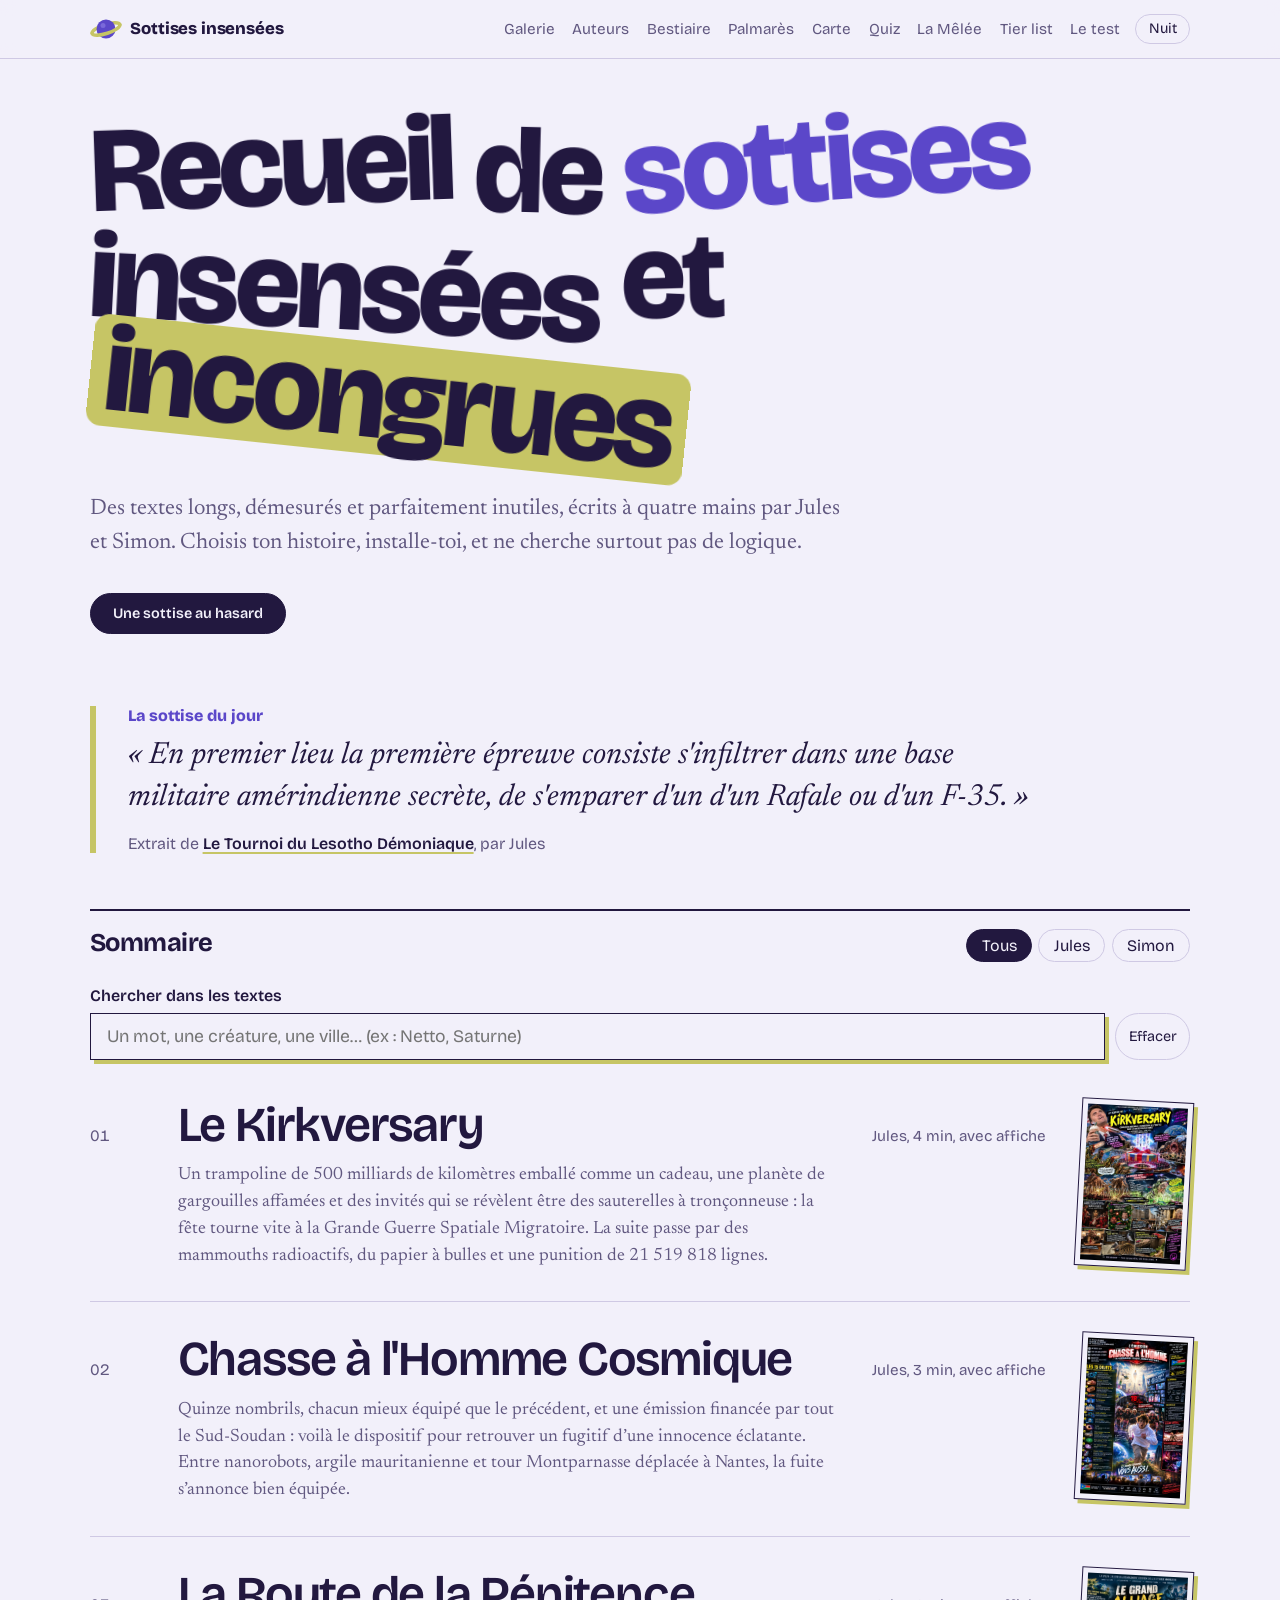
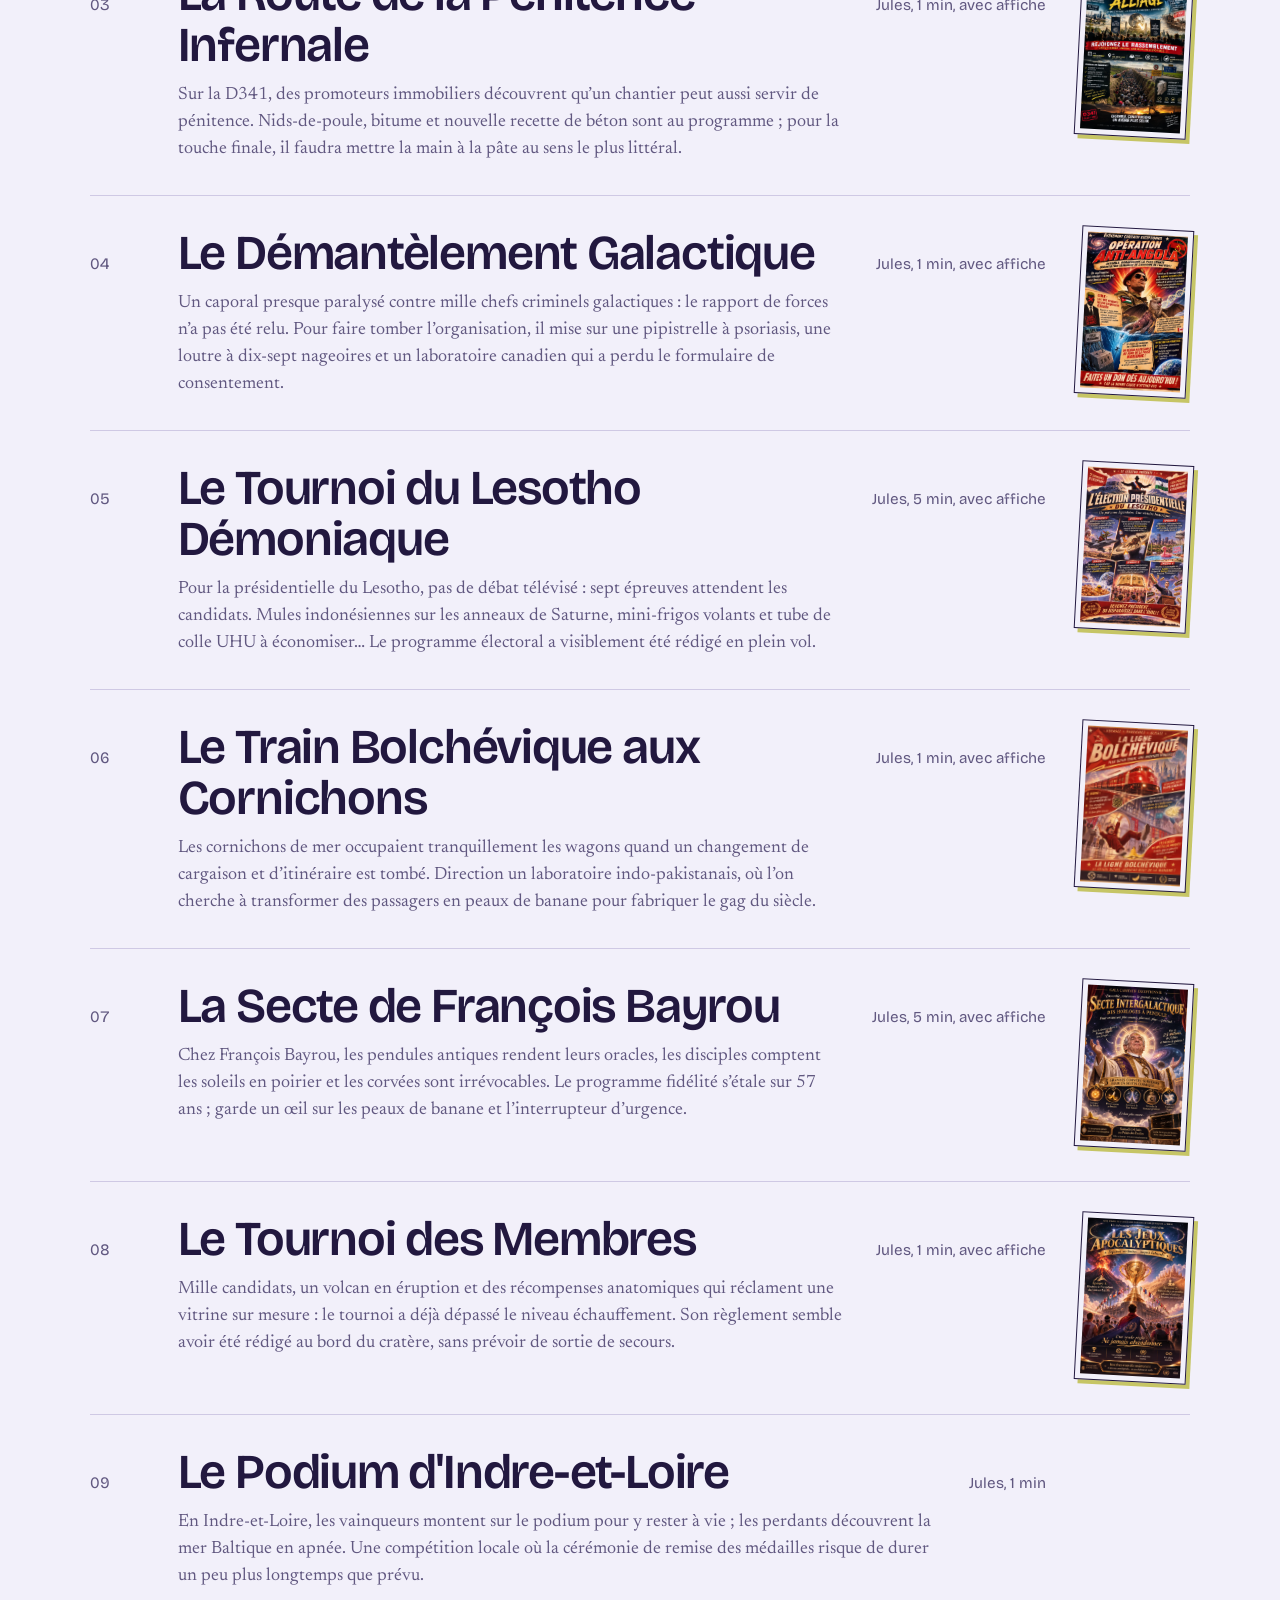
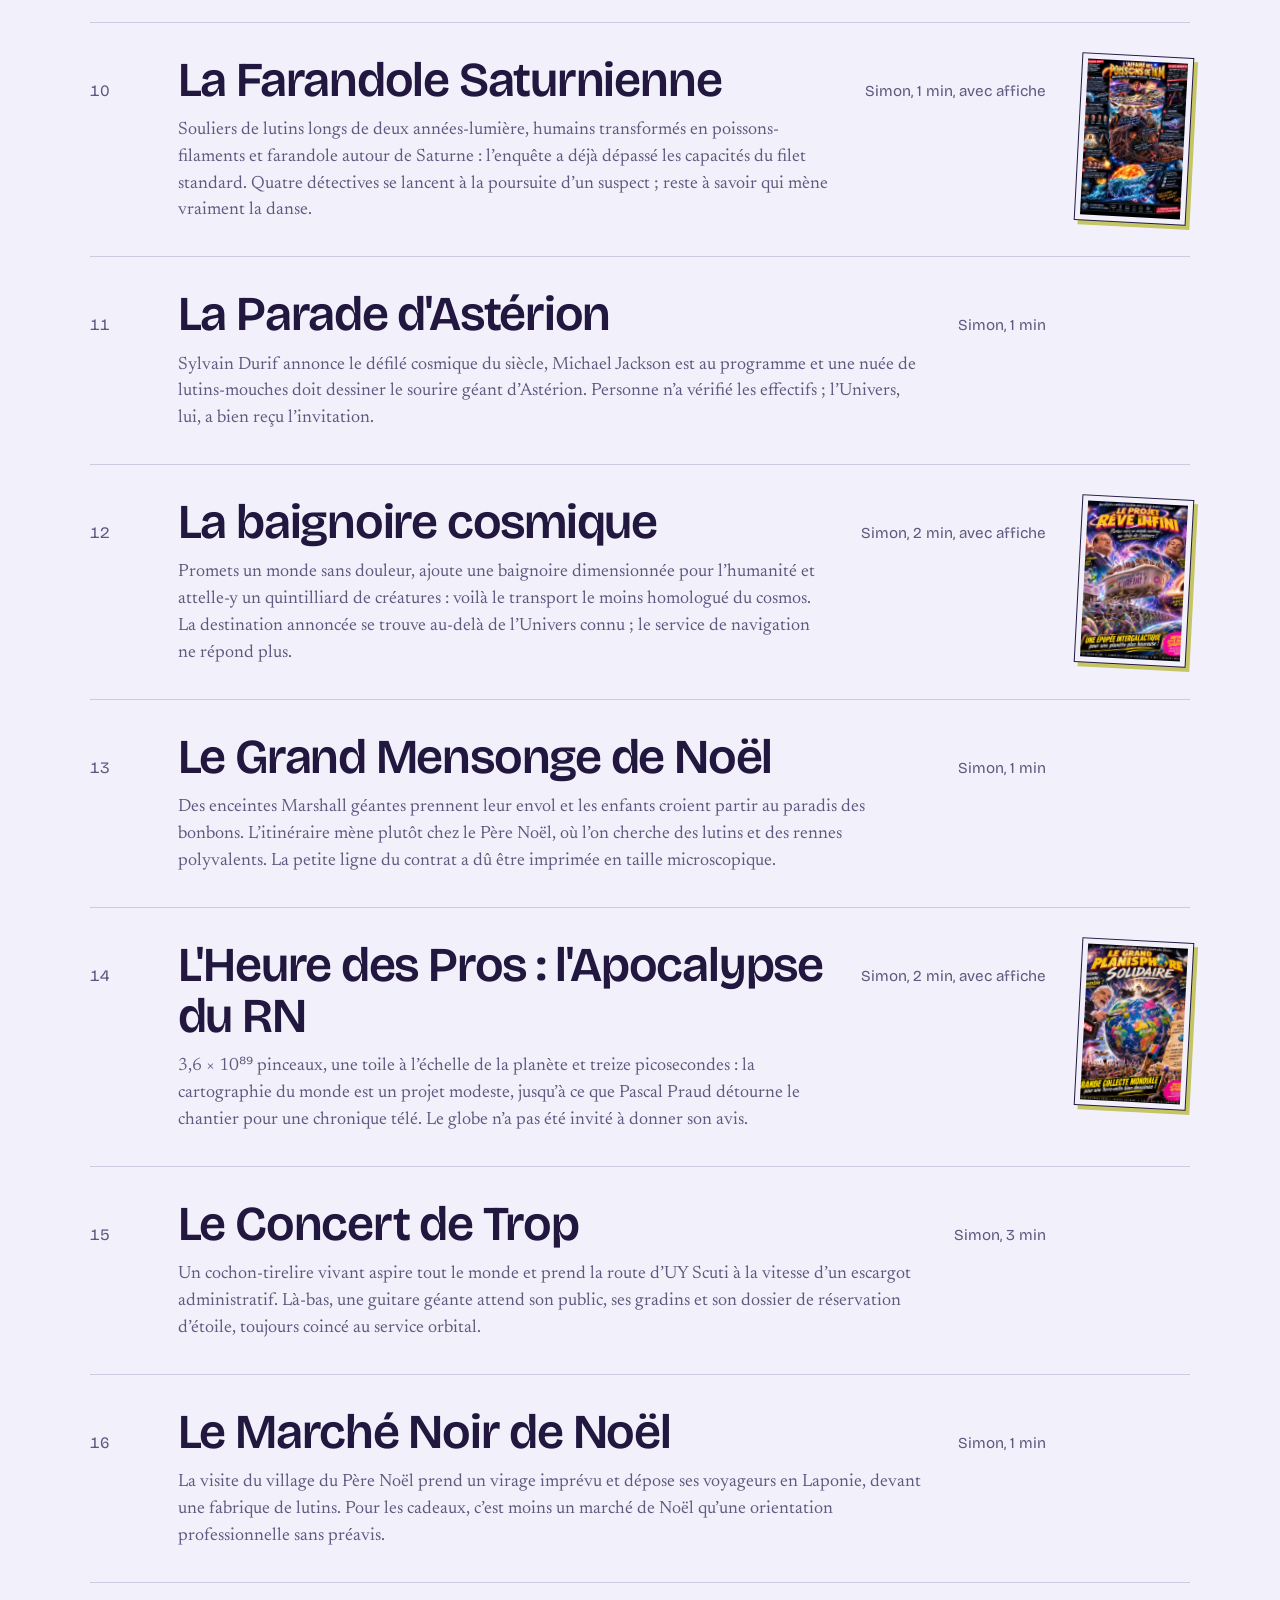
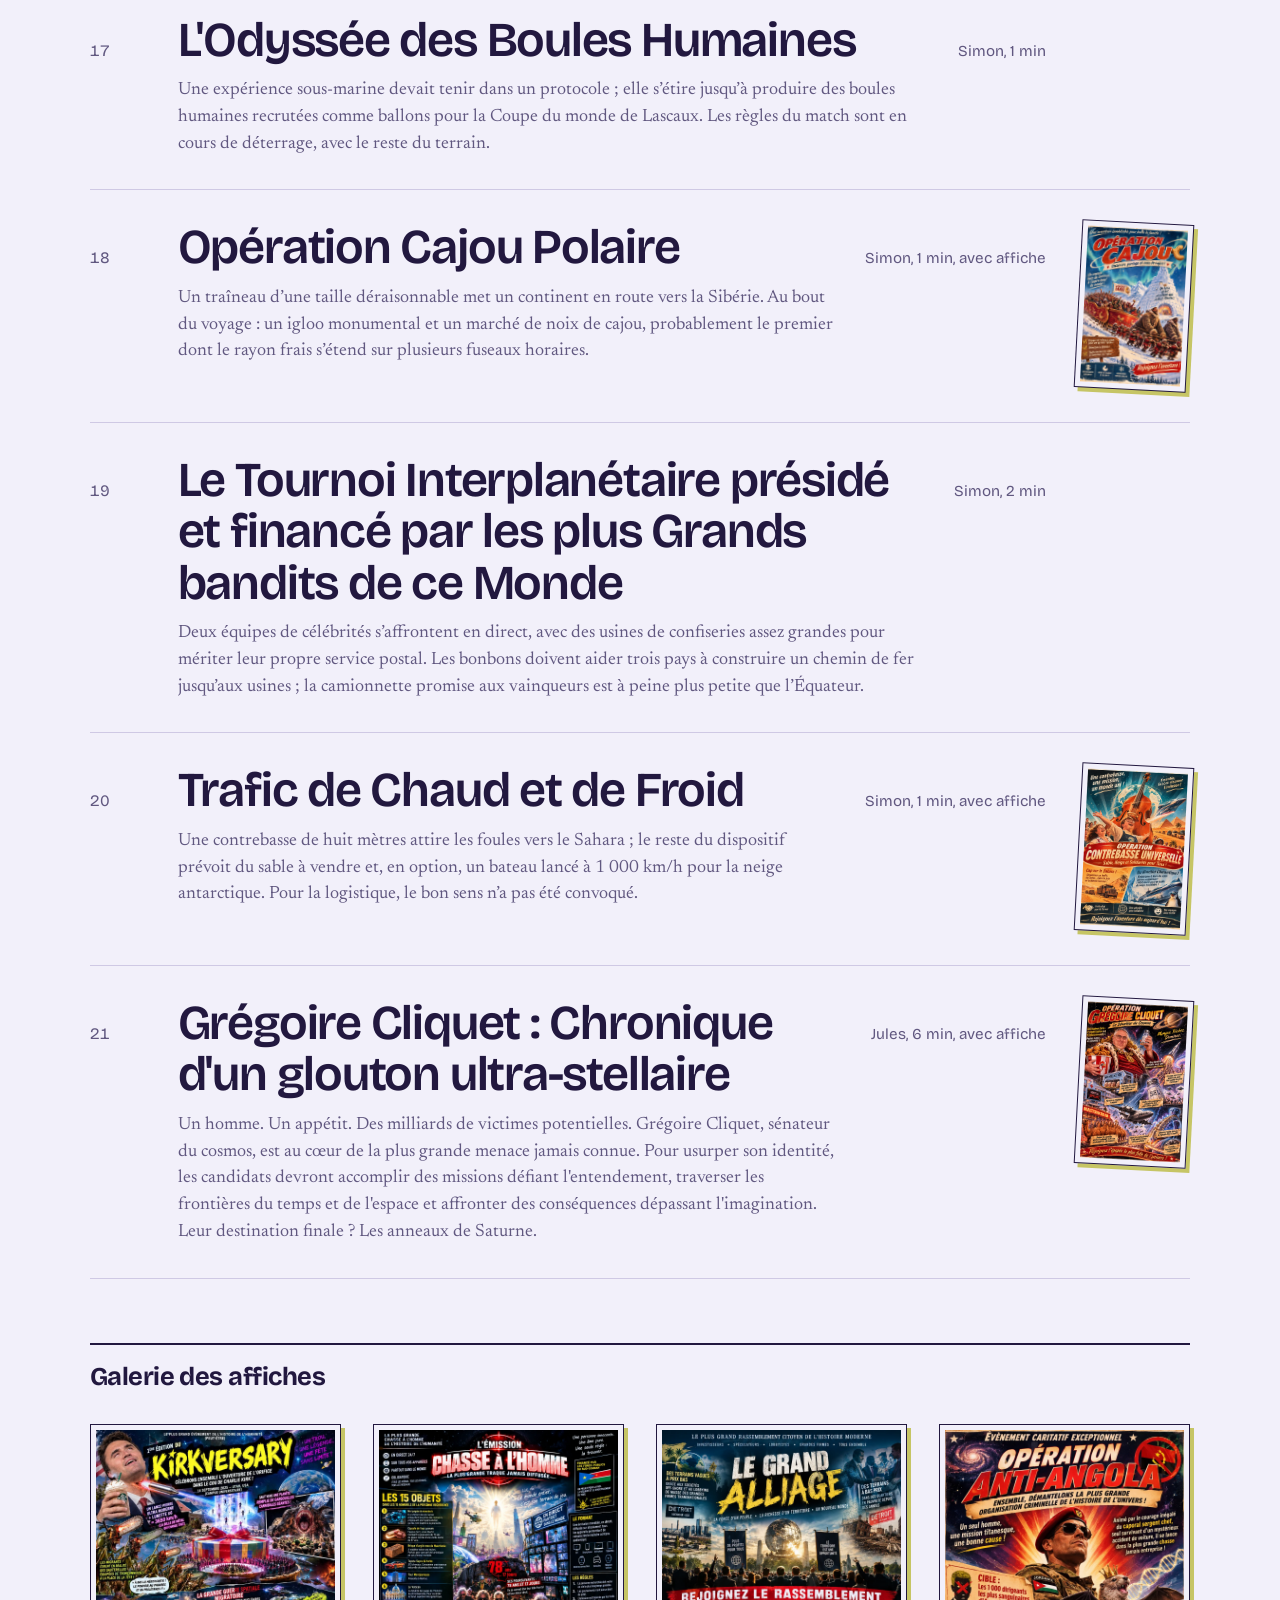
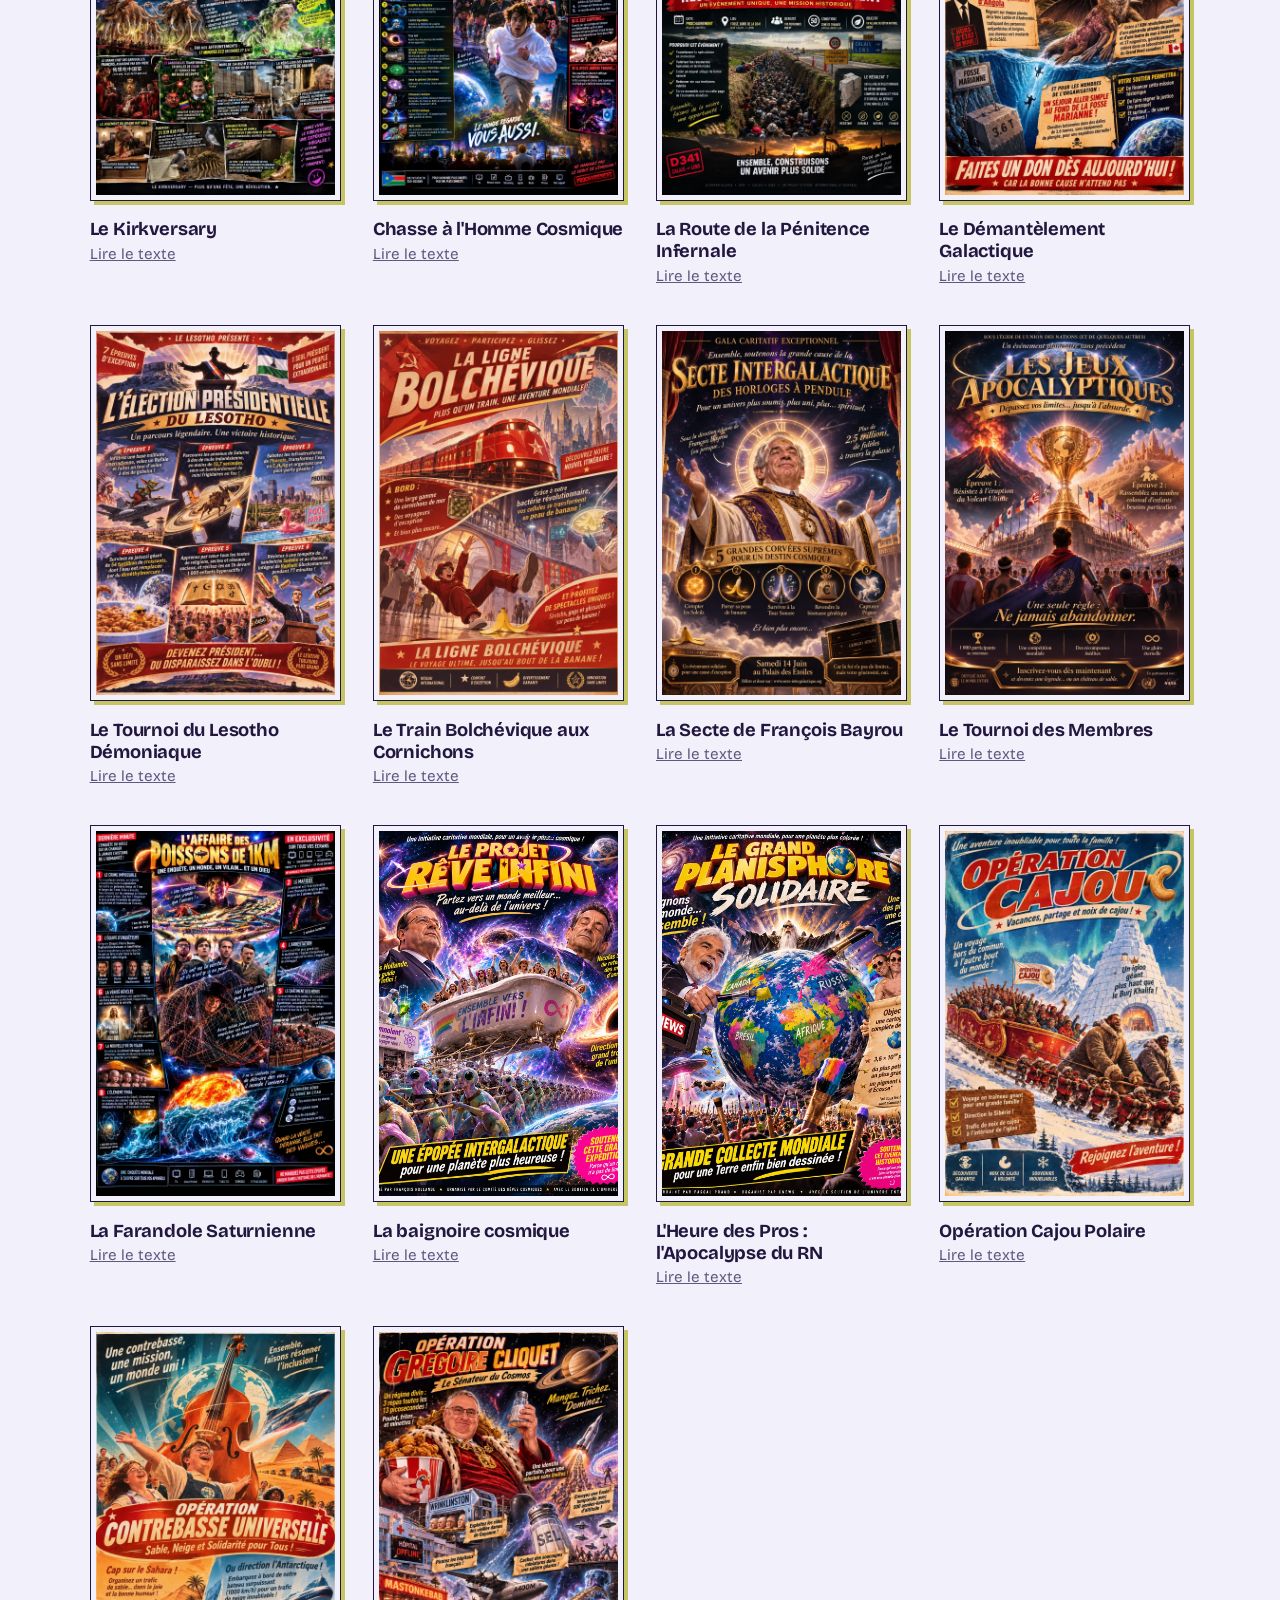
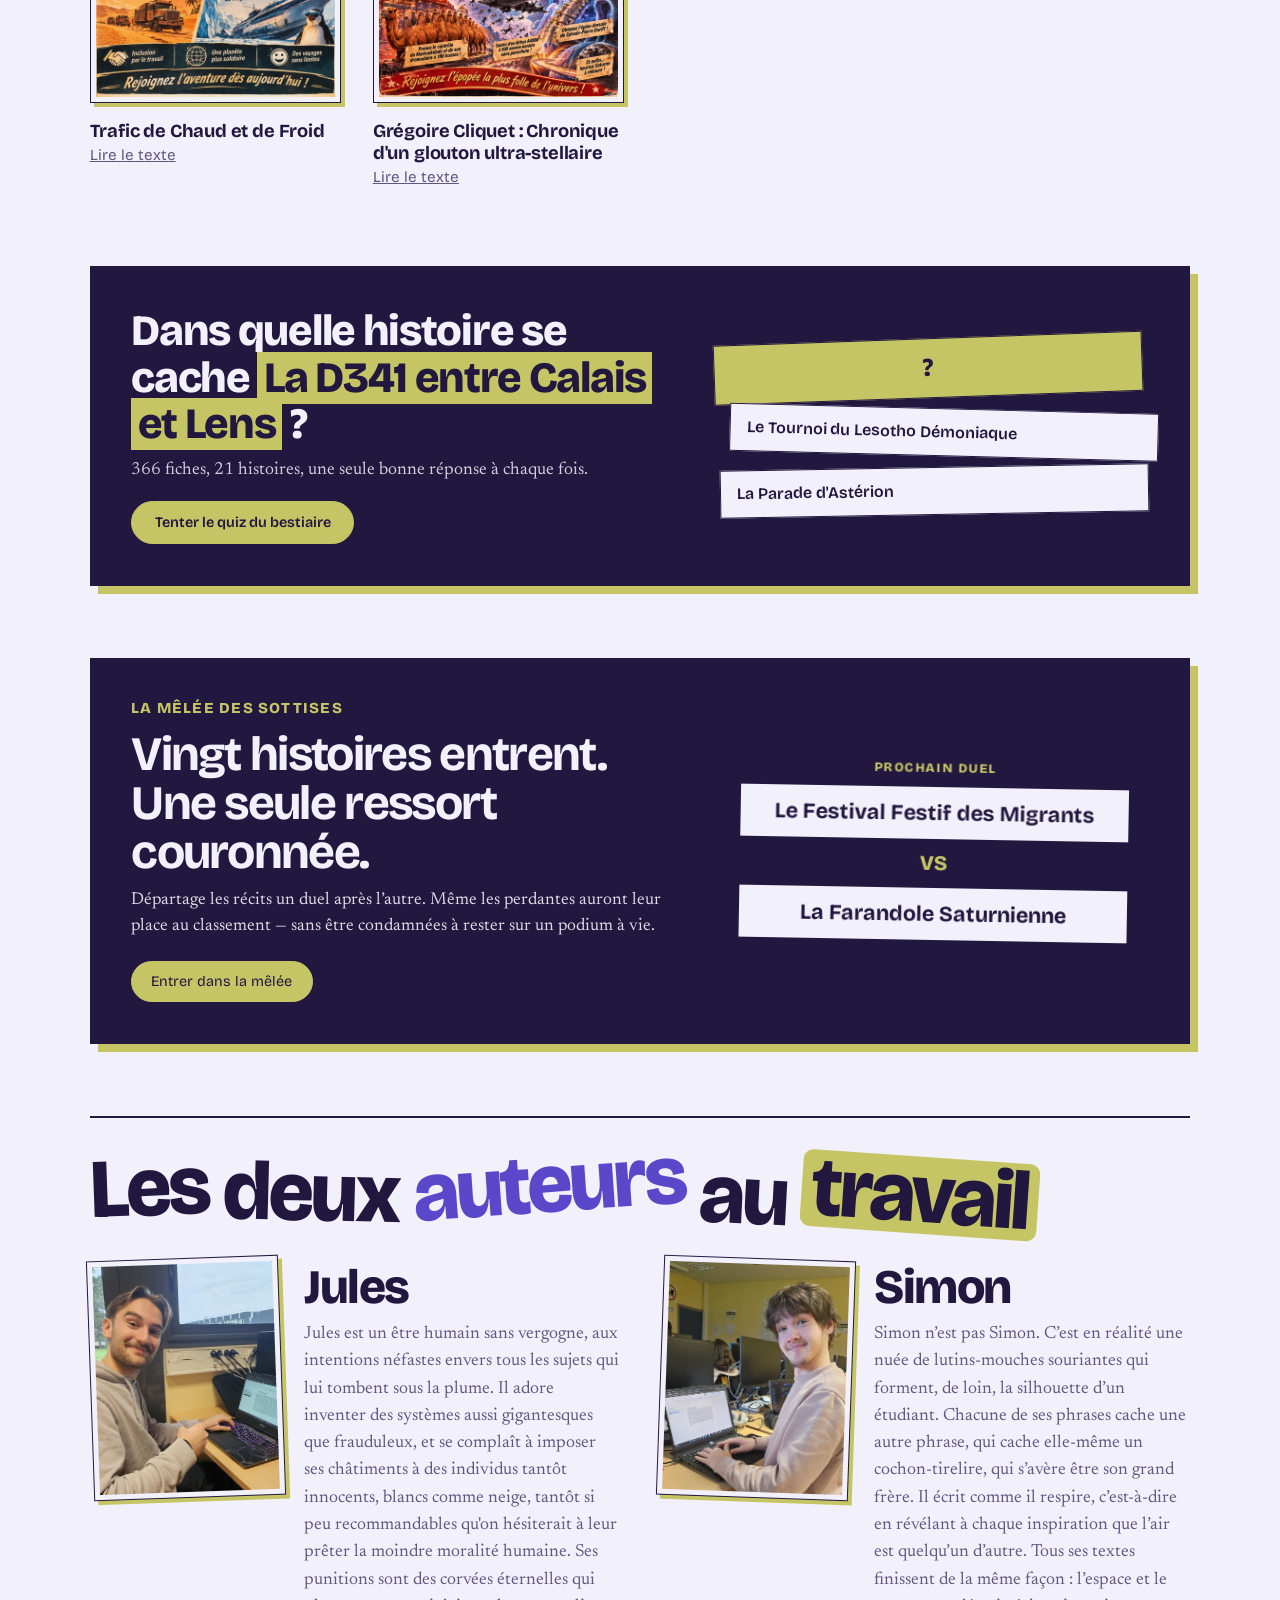
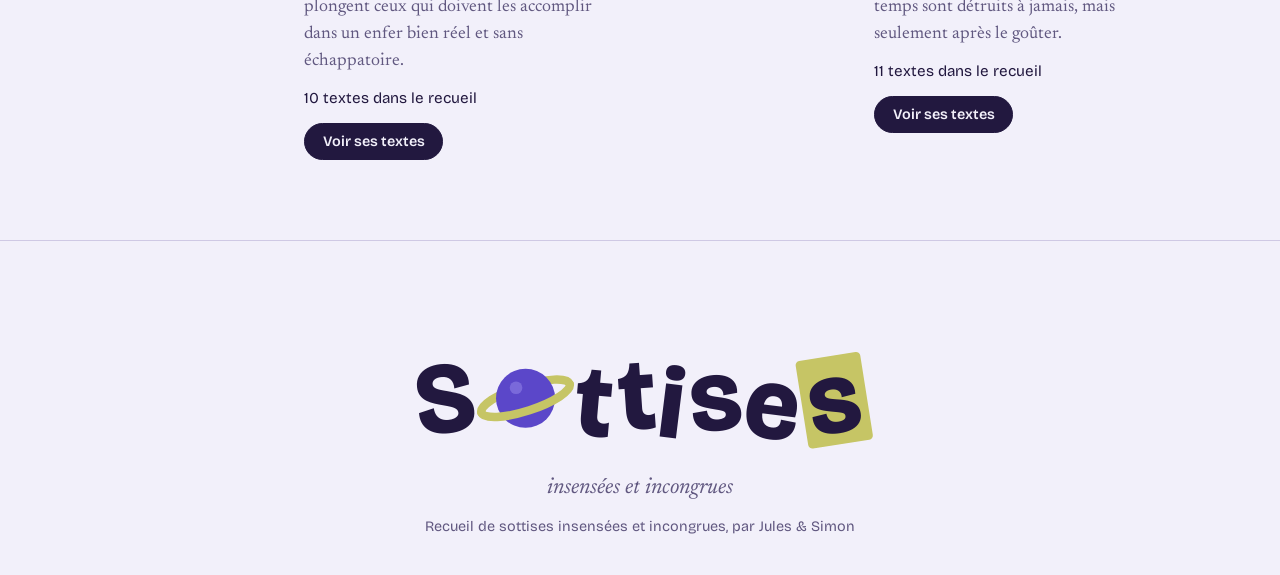
<file: index.html>
<!DOCTYPE html>
<html lang="fr">

<head>
  <meta charset="utf-8">
  <meta name="viewport" content="width=device-width, initial-scale=1">
  <title>Recueil de sottises insensées et incongrues</title>
  <link rel="preconnect" href="https://fonts.googleapis.com">
  <link rel="preconnect" href="https://fonts.gstatic.com" crossorigin>
  <link
    href="https://fonts.googleapis.com/css2?family=Bricolage+Grotesque:opsz,wght@12..96,400;12..96,600;12..96,800&family=Newsreader:ital,opsz,wght@0,6..72,400;0,6..72,500;1,6..72,400&display=swap"
    rel="stylesheet">
  <link rel="icon" href="favicon.svg" type="image/svg+xml">
  <link rel="stylesheet" href="style.css">
</head>

<body>

  <header class="barre">
    <a class="marque" href="#accueil" aria-label="Sottises insensées, retour à l'accueil">
      <svg class="marque-saturne" viewBox="0 0 64 64" aria-hidden="true">
        <path d="M3 32 A29 9 0 0 1 61 32" fill="none" stroke="#C6C565" stroke-width="7" stroke-linecap="round" transform="rotate(-18 32 32)"/>
        <circle cx="32" cy="32" r="19" fill="#5B47C9"/>
        <circle cx="26" cy="25" r="5" fill="#7A69DA"/>
        <path d="M3 32 A29 9 0 0 0 61 32" fill="none" stroke="#C6C565" stroke-width="7" stroke-linecap="round" transform="rotate(-18 32 32)"/>
      </svg>
      <span>Sottises insensées</span>
    </a>
    <div class="outils">
      <nav class="menu" id="menu" aria-label="Navigation principale">
      <a class="nav-accueil" id="nav-galerie" href="#galerie">Galerie</a>
      <a class="nav-accueil" id="nav-auteurs" href="#auteurs">Auteurs</a>
      <a class="nav-accueil" id="nav-bestiaire" href="#bestiaire">Bestiaire</a>
      <a class="nav-accueil" id="nav-palmares" href="#palmares">Palmarès</a>
      <a class="nav-accueil" id="nav-carte" href="#carte">Carte</a>
      <a class="nav-accueil" id="nav-quiz" href="quiz.html">Quiz</a>
      <a class="nav-accueil" id="nav-tournoi" href="tournoi.html">La Mêlée</a>
      <a class="nav-accueil" id="nav-tier" href="tierlist.html">Tier list</a>
      <a class="nav-accueil" id="nav-test" href="test.html">Le test</a>
      </nav>
      <a class="outil" id="retour-barre" href="#accueil" hidden>Sommaire</a>
      <button class="outil" id="taille" type="button" hidden aria-label="Changer la taille du texte">Aa</button>
      <button class="outil" id="theme" type="button" aria-label="Passer en mode nuit">Nuit</button>
      <button class="burger" id="burger" type="button" aria-expanded="false" aria-controls="menu" aria-label="Ouvrir le menu">
        <span class="burger-barres" aria-hidden="true"><span></span><span></span><span></span></span>
      </button>
    </div>
    <div class="progression" id="progression"></div>
  </header>

  <main>
    <!-- ACCUEIL -->
    <section id="vue-accueil">
      <div class="hero">
        <h1 class="titre-hero" aria-label="Recueil de sottises insensées et incongrues">
          <span class="mot">Recueil</span><span class="mot">de</span><span class="mot">sottises</span><span
            class="mot">insensées</span><span class="mot">et</span><span class="mot">incongrues</span>
        </h1>
        <p class="chapeau">Des textes longs, démesurés et parfaitement inutiles, écrits à quatre mains par Jules et
          Simon. Choisis ton histoire, installe-toi, et ne cherche surtout pas de logique.</p>
        <p class="hero-actions"><button type="button" class="outil plein bouton-hasard">Une sottise au hasard</button></p>
      </div>

      <figure class="citation-jour" id="citation-jour" hidden>
        <figcaption class="cj-titre">La sottise du jour</figcaption>
        <blockquote class="cj-texte" id="cj-texte"></blockquote>
        <p class="cj-source" id="cj-source"></p>
      </figure>

      <div class="reprendre" id="reprendre" hidden></div>

      <div class="entete-section">
        <h2>Sommaire</h2>
        <div class="filtres" role="group" aria-label="Filtrer par auteur" id="filtres"></div>
      </div>
      <div class="recherche">
        <label for="recherche">Chercher dans les textes</label>
        <div class="r-champ">
          <input type="search" id="recherche" placeholder="Un mot, une créature, une ville… (ex : Netto, Saturne)" autocomplete="off">
          <button type="button" class="outil" id="recherche-vider">Effacer</button>
        </div>
      </div>
      <ol class="sommaire" id="sommaire"></ol>
      <ul class="resultats" id="resultats" hidden></ul>

      <div id="bloc-galerie">
        <div class="entete-section" id="galerie">
          <h2>Galerie des affiches</h2>
        </div>
        <ul class="galerie" id="liste-galerie"></ul>
      </div>

      <section class="encart-quiz" id="encart-quiz" aria-labelledby="eq-titre">
        <div class="eq-texte">
          <h2 class="eq-titre" id="eq-titre">Dans quelle histoire se cache <span class="eq-fiche" id="eq-fiche">…</span> ?</h2>
          <p class="eq-nb" id="eq-nb"></p>
          <a class="outil plein eq-bouton" href="quiz.html">Tenter le quiz du bestiaire</a>
        </div>
        <div class="eq-cartes" id="eq-cartes" aria-hidden="true"></div>
      </section>

      <section class="encart-tournoi" aria-labelledby="et-titre">
        <div class="et-texte">
          <p class="sur-titre-quiz">La Mêlée des sottises</p>
          <h2 id="et-titre">Vingt histoires entrent. Une seule ressort couronnée.</h2>
          <p>Départage les récits un duel après l’autre. Même les perdantes auront leur place au classement — sans être condamnées à rester sur un podium à vie.</p>
          <a class="outil plein et-bouton" href="tournoi.html">Entrer dans la mêlée</a>
        </div>
        <div class="et-duel" aria-hidden="true">
          <span class="et-legende">PROCHAIN DUEL</span>
          <strong>Le Festival Festif des Migrants</strong>
          <span class="et-vs">VS</span>
          <strong>La Farandole Saturnienne</strong>
        </div>
      </section>

      <div id="auteurs">
        <h2 class="titre-hero titre-auteurs" aria-label="Les deux auteurs au travail">
          <span class="mot">Les</span><span class="mot">deux</span><span class="mot">auteurs</span><span class="mot">au</span><span class="mot">travail</span>
        </h2>
      </div>
      <div class="auteurs" id="liste-auteurs"></div>
    </section>

    <!-- LECTURE -->
    <article id="vue-lecture" hidden>
      <div class="lecture">
        <a class="retour" href="#accueil">Retour au sommaire</a>
        <h1 id="l-titre"></h1>
        <p class="infos" id="l-infos"></p>
        <div class="sottisometre" id="l-sottise" hidden></div>
        <div class="l-ecoute" id="l-ecoute" hidden>
          <button type="button" class="outil plein" id="ecouter">▶ Écouter le texte</button>
          <button type="button" class="outil" id="stop-ecoute" hidden>Arrêter</button>
          <span class="l-ecoute-aide">Lu par la voix de synthèse de ton navigateur.</span>
        </div>
        <div class="l-reprise" id="l-reprise" hidden></div>
        <div class="affiche-texte" id="l-affiche" hidden></div>
        <div class="corps" id="l-corps"></div>
        <p class="signature" id="l-signature"></p>
        <aside class="parcours" id="l-parcours" hidden></aside>
      </div>
      <nav class="suite" id="l-suite" aria-label="Autres textes"></nav>
      <p class="fin"><button type="button" class="outil bouton-hasard">Une autre sottise au hasard</button> <a class="retour" href="#accueil">Retour au sommaire</a></p>
    </article>

    <!-- CARTE DES LIENS -->
    <section id="vue-carte" hidden>
      <div class="hero hero-bestiaire">
        <h1 class="titre-hero titre-carte" aria-label="La carte des sottises">
          <span class="mot">La</span><span class="mot">carte</span><span class="mot">des</span><span class="mot">sottises</span>
        </h1>
        <p class="chapeau">Les vingt histoires et tout ce qui les relie : les éléments du bestiaire qu'elles partagent, et les mots rares qu'elles sont seules à employer.</p>
      </div>
      <div class="carte">
        <div class="carte-plan">
          <svg id="carte-svg" role="group" aria-label="Carte des liens entre les histoires"></svg>
          <p class="carte-legende"><span class="pastille jules"></span> Jules <span class="pastille simon"></span> Simon <span class="trait"></span> plus le trait est épais, plus les histoires se ressemblent</p>
        </div>
        <div class="carte-panneau" id="carte-panneau" aria-live="polite"></div>
      </div>
      <div class="entete-section"><h2>Les éléments qui voyagent d'une histoire à l'autre</h2></div>
      <ul class="carte-voyageurs" id="carte-voyageurs"></ul>
    </section>

    <!-- PALMARÈS -->
    <section id="vue-palmares" hidden>
      <div class="hero hero-bestiaire">
        <h1 class="titre-hero titre-palmares" aria-label="Le palmarès des sottises">
          <span class="mot">Le</span><span class="mot">palmarès</span><span class="mot">des</span><span class="mot">sottises</span>
        </h1>
        <p class="chapeau">Toutes les histoires passées au sottisomètre, de la plus raisonnable à la plus démesurée. Et le duel qui compte vraiment : Jules contre Simon.</p>
      </div>
      <div class="duel" id="duel"></div>
      <div class="entete-section"><h2>Le classement</h2></div>
      <ol class="palmares" id="palmares"></ol>
    </section>

    <!-- BESTIAIRE -->
    <section id="vue-bestiaire" hidden>
      <div class="hero hero-bestiaire">
        <h1 class="titre-hero titre-bestiaire" aria-label="Le bestiaire des sottises">
          <span class="mot">Le</span><span class="mot">bestiaire</span><span class="mot">des</span><span class="mot">sottises</span>
        </h1>
        <p class="chapeau">Personnages, lieux, créatures, objets, groupes et détails farfelus : tout ce qui se promène dans les textes a sa fiche ici. Les mots soulignés t’y conduisent.</p>
        <p class="lien-quiz"><a class="outil plein" href="quiz.html">Jouer au quiz du bestiaire</a></p>
      </div>
      <div class="recherche recherche-bestiaire">
        <label for="recherche-bestiaire">Chercher dans le bestiaire</label>
        <div class="r-champ">
          <input type="search" id="recherche-bestiaire" placeholder="Un nom, un lieu, une substance, un texte…" autocomplete="off">
          <button type="button" class="outil" id="recherche-bestiaire-vider">Effacer</button>
        </div>
      </div>
      <p class="bilan-bestiaire" id="bilan-bestiaire" role="status" aria-live="polite"></p>
      <div class="entete-section">
        <h2>Toutes les fiches</h2>
        <div class="filtres" role="group" aria-label="Filtrer par type" id="filtres-bestiaire"></div>
      </div>
      <ul class="bestiaire" id="liste-bestiaire"></ul>
    </section>

  </main>

  <dialog class="visionneuse" id="visionneuse" aria-label="Affiche en grand">
    <div class="v-scene" id="v-scene"><div id="v-image"></div></div>
    <div class="bas">
      <span id="v-legende"></span>
      <span class="v-aide">Molette ou pincement pour zoomer, glisser pour se déplacer, flèches ← → pour changer d'affiche</span>
      <div class="v-navigation" id="v-navigation">
        <button type="button" id="v-prec">‹ Précédente</button>
        <span class="v-compteur" id="v-compteur"></span>
        <button type="button" id="v-suiv">Suivante ›</button>
      </div>
      <div class="v-boutons">
        <button type="button" id="v-moins" aria-label="Dézoomer">−</button>
        <button type="button" id="v-ajuster">Ajuster</button>
        <button type="button" id="v-plus" aria-label="Zoomer">+</button>
        <button type="button" id="v-fermer">Fermer</button>
      </div>
    </div>
  </dialog>

  <footer>
    <a class="logo-pied" href="#accueil" aria-label="Sottises insensées et incongrues, retour à l'accueil">
      <svg id="logo-mot" role="img" aria-label="Sottises insensées et incongrues"></svg>
    </a>
    <p>Recueil de sottises insensées et incongrues, par Jules &amp; Simon</p>
  </footer>

  <script src="donnees.js"></script>
  <script src="commun.js"></script>
  <script src="script.js"></script>
</body>

</html>
</file>
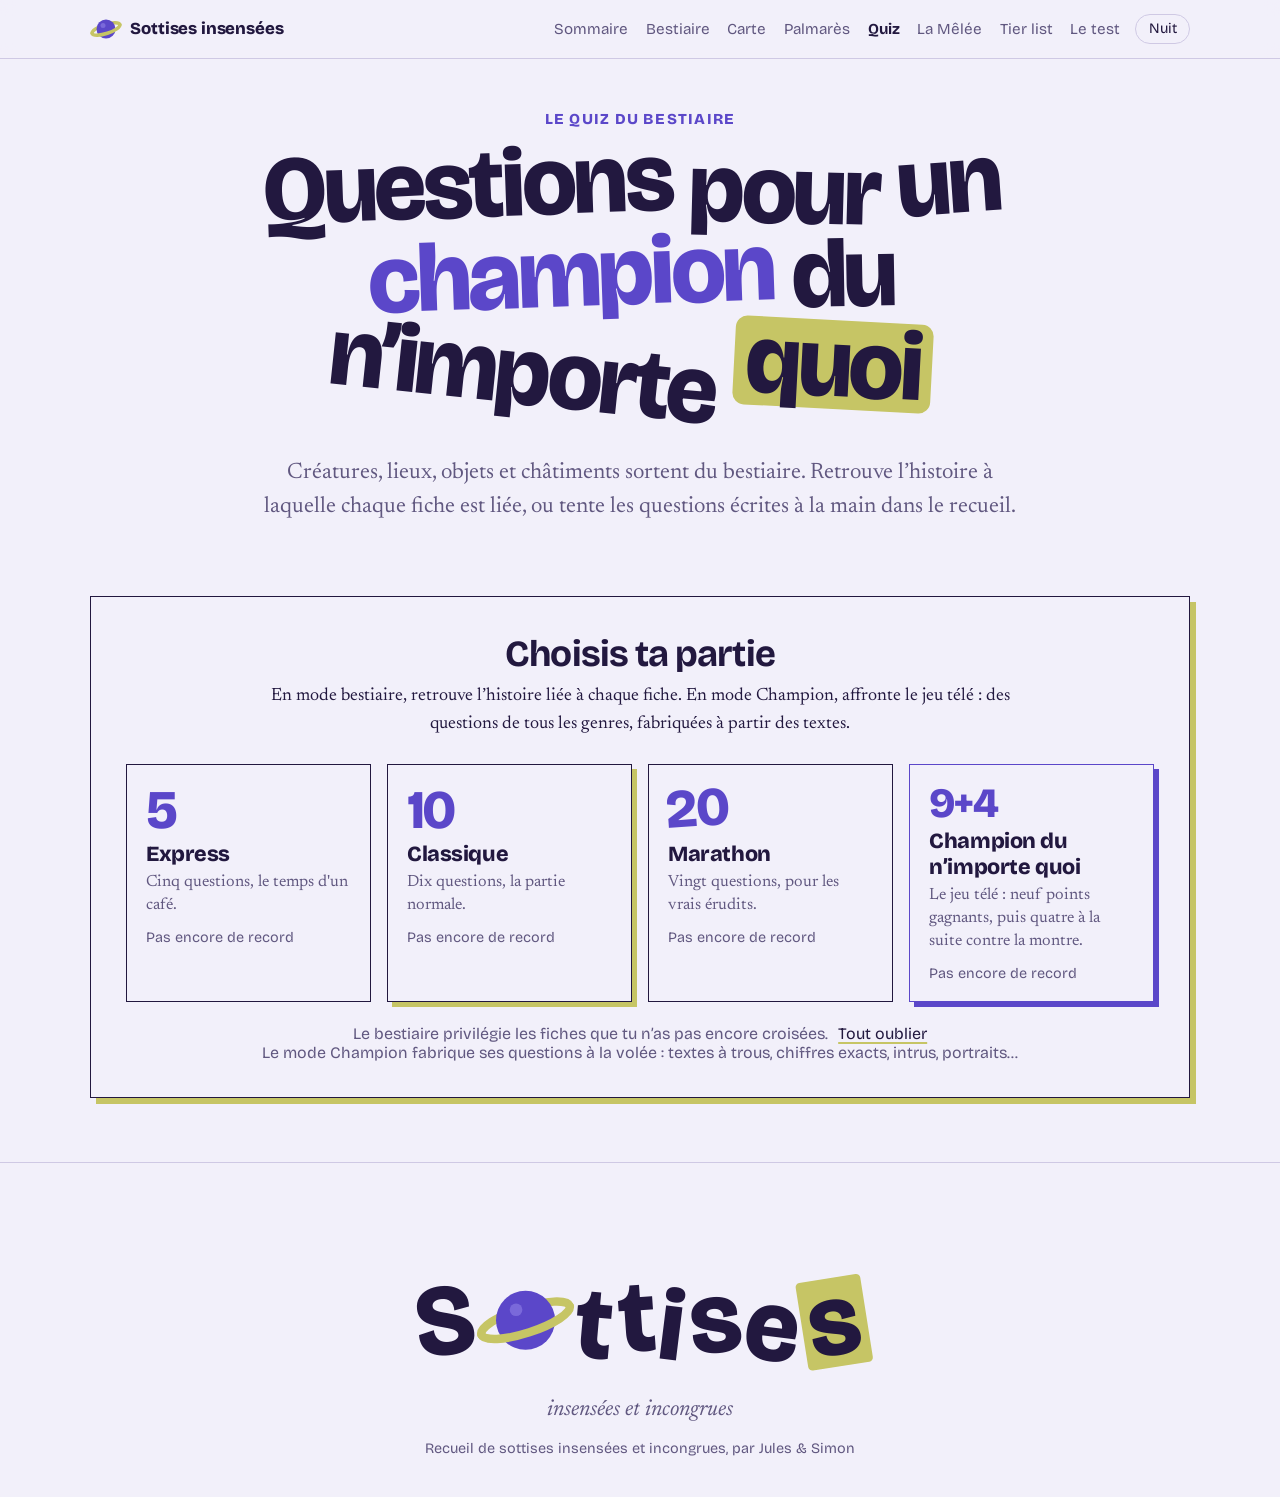
<file: quiz.html>
<!DOCTYPE html>
<html lang="fr">

<head>
  <meta charset="utf-8">
  <meta name="viewport" content="width=device-width, initial-scale=1">
  <title>Le quiz du bestiaire · Sottises insensées</title>
  <link rel="preconnect" href="https://fonts.googleapis.com">
  <link rel="preconnect" href="https://fonts.gstatic.com" crossorigin>
  <link
    href="https://fonts.googleapis.com/css2?family=Bricolage+Grotesque:opsz,wght@12..96,400;12..96,600;12..96,800&family=Newsreader:ital,opsz,wght@0,6..72,400;0,6..72,500;1,6..72,400&display=swap"
    rel="stylesheet">
  <link rel="icon" href="favicon.svg" type="image/svg+xml">
  <link rel="stylesheet" href="style.css">
</head>

<body>

  <header class="barre">
    <a class="marque" href="index.html" aria-label="Sottises insensées, retour à l'accueil">
      <svg class="marque-saturne" viewBox="0 0 64 64" aria-hidden="true">
        <path d="M3 32 A29 9 0 0 1 61 32" fill="none" stroke="#C6C565" stroke-width="7" stroke-linecap="round" transform="rotate(-18 32 32)"/>
        <circle cx="32" cy="32" r="19" fill="#5B47C9"/>
        <circle cx="26" cy="25" r="5" fill="#7A69DA"/>
        <path d="M3 32 A29 9 0 0 0 61 32" fill="none" stroke="#C6C565" stroke-width="7" stroke-linecap="round" transform="rotate(-18 32 32)"/>
      </svg>
      <span>Sottises insensées</span>
    </a>
    <div class="outils">
      <nav class="menu" id="menu" aria-label="Navigation principale">
      <a class="nav-accueil" href="index.html">Sommaire</a>
      <a class="nav-accueil" href="index.html#bestiaire">Bestiaire</a>
      <a class="nav-accueil" href="index.html#carte">Carte</a>
      <a class="nav-accueil" href="index.html#palmares">Palmarès</a>
      <a class="nav-accueil" href="quiz.html" aria-current="page">Quiz</a>
      <a class="nav-accueil" href="tournoi.html">La Mêlée</a>
      <a class="nav-accueil" href="tierlist.html">Tier list</a>
      <a class="nav-accueil" href="test.html">Le test</a>
      </nav>
      <button class="outil" id="theme" type="button" aria-label="Passer en mode nuit">Nuit</button>
      <button class="burger" id="burger" type="button" aria-expanded="false" aria-controls="menu" aria-label="Ouvrir le menu">
        <span class="burger-barres" aria-hidden="true"><span></span><span></span><span></span></span>
      </button>
    </div>
  </header>

  <main class="page-quiz">
    <div class="hero hero-bestiaire">
      <p class="sur-titre-quiz">Le quiz du bestiaire</p>
      <h1 class="titre-hero titre-quiz" aria-label="Questions pour un champion du n’importe quoi">
        <span class="mot">Questions</span><span class="mot">pour</span><span class="mot">un</span><span class="mot">champion</span><span class="mot">du</span><span class="mot">n’importe</span><span class="mot">quoi</span>
      </h1>
      <p class="chapeau">Créatures, lieux, objets et châtiments sortent du bestiaire. Retrouve l’histoire à laquelle chaque fiche est liée, ou tente les questions écrites à la main dans le recueil.</p>
    </div>
    <div class="quiz" id="quiz" aria-live="polite">
      <p class="q-vide">Chargement des sottises…</p>
    </div>
  </main>

  <footer>
    <a class="logo-pied" href="index.html" aria-label="Sottises insensées et incongrues, retour à l'accueil">
      <svg id="logo-mot" role="img" aria-label="Sottises insensées et incongrues"></svg>
    </a>
    <p>Recueil de sottises insensées et incongrues, par Jules &amp; Simon</p>
  </footer>

  <script src="donnees.js"></script>
  <script src="commun.js"></script>
  <script src="quiz.js"></script>
  <script src="champion.js"></script>
</body>

</html>
</file>
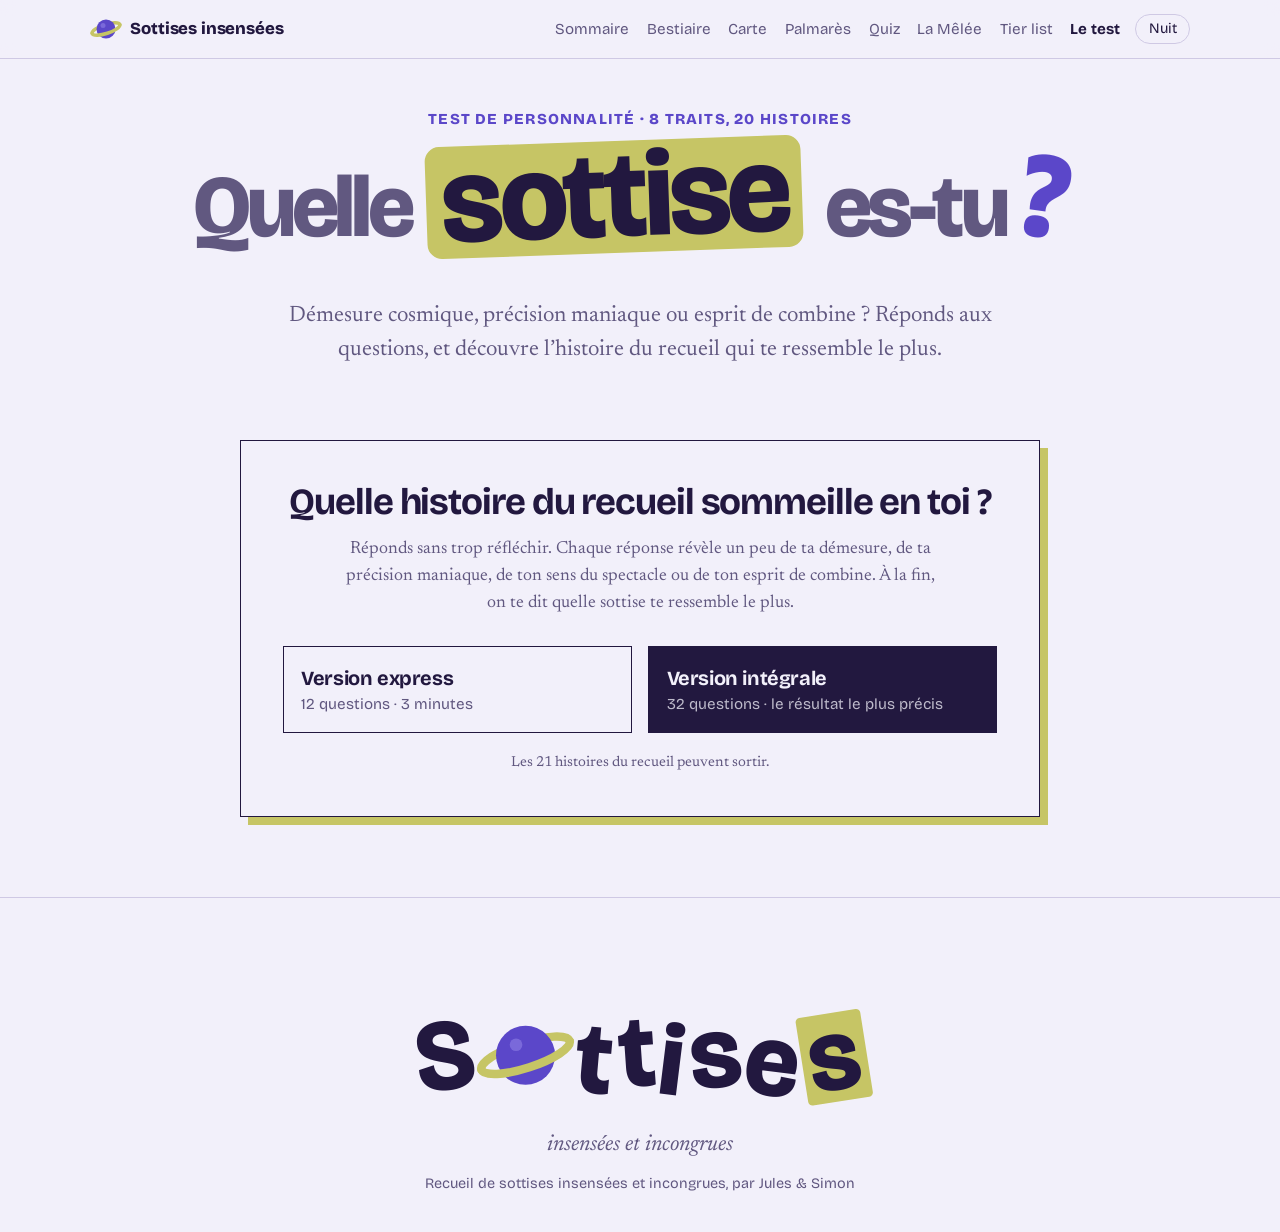
<file: test.html>
<!DOCTYPE html>
<html lang="fr">

<head>
  <meta charset="utf-8">
  <meta name="viewport" content="width=device-width, initial-scale=1">
  <title>Quelle sottise es-tu ? · Sottises insensées</title>
  <link rel="preconnect" href="https://fonts.googleapis.com">
  <link rel="preconnect" href="https://fonts.gstatic.com" crossorigin>
  <link
    href="https://fonts.googleapis.com/css2?family=Bricolage+Grotesque:opsz,wght@12..96,400;12..96,600;12..96,800&family=Newsreader:ital,opsz,wght@0,6..72,400;0,6..72,500;1,6..72,400&display=swap"
    rel="stylesheet">
  <link rel="icon" href="favicon.svg" type="image/svg+xml">
  <link rel="stylesheet" href="style.css">
</head>

<body>
  <header class="barre">
    <a class="marque" href="index.html" aria-label="Sottises insensées, retour à l'accueil">
      <svg class="marque-saturne" viewBox="0 0 64 64" aria-hidden="true">
        <path d="M3 32 A29 9 0 0 1 61 32" fill="none" stroke="#C6C565" stroke-width="7" stroke-linecap="round" transform="rotate(-18 32 32)"/>
        <circle cx="32" cy="32" r="19" fill="#5B47C9"/>
        <circle cx="26" cy="25" r="5" fill="#7A69DA"/>
        <path d="M3 32 A29 9 0 0 0 61 32" fill="none" stroke="#C6C565" stroke-width="7" stroke-linecap="round" transform="rotate(-18 32 32)"/>
      </svg>
      <span>Sottises insensées</span>
    </a>
    <div class="outils">
      <nav class="menu" id="menu" aria-label="Navigation principale">
      <a class="nav-accueil" href="index.html">Sommaire</a>
      <a class="nav-accueil" href="index.html#bestiaire">Bestiaire</a>
      <a class="nav-accueil" href="index.html#carte">Carte</a>
      <a class="nav-accueil" href="index.html#palmares">Palmarès</a>
      <a class="nav-accueil" href="quiz.html">Quiz</a>
      <a class="nav-accueil" href="tournoi.html">La Mêlée</a>
      <a class="nav-accueil" href="tierlist.html">Tier list</a>
      <a class="nav-accueil" href="test.html" aria-current="page">Le test</a>
      </nav>
      <button class="outil" id="theme" type="button" aria-label="Passer en mode nuit">Nuit</button>
      <button class="burger" id="burger" type="button" aria-expanded="false" aria-controls="menu" aria-label="Ouvrir le menu">
        <span class="burger-barres" aria-hidden="true"><span></span><span></span><span></span></span>
      </button>
    </div>
  </header>

  <main class="page-quiz page-test">
    <div class="hero">
      <p class="sur-titre-quiz">Test de personnalité · 8 traits, 20 histoires</p>
      <h1 class="titre-hero titre-test" aria-label="Quelle sottise es-tu ?">
        <span class="mot">Quelle</span><span class="mot">sottise</span><span class="mot">es-tu</span><span class="mot">?</span>
      </h1>
      <p class="chapeau">Démesure cosmique, précision maniaque ou esprit de combine ? Réponds aux questions, et découvre l’histoire du recueil qui te ressemble le plus.</p>
    </div>
    <section class="test" id="test" aria-live="polite" aria-label="Test de personnalité">
      <p class="q-vide">Préparation des questions…</p>
    </section>
  </main>

  <footer>
    <a class="logo-pied" href="index.html" aria-label="Sottises insensées et incongrues, retour à l'accueil">
      <svg id="logo-mot" role="img" aria-label="Sottises insensées et incongrues"></svg>
    </a>
    <p>Recueil de sottises insensées et incongrues, par Jules &amp; Simon</p>
  </footer>

  <script src="donnees.js"></script>
  <script src="commun.js"></script>
  <script src="test.js"></script>
</body>

</html>
</file>
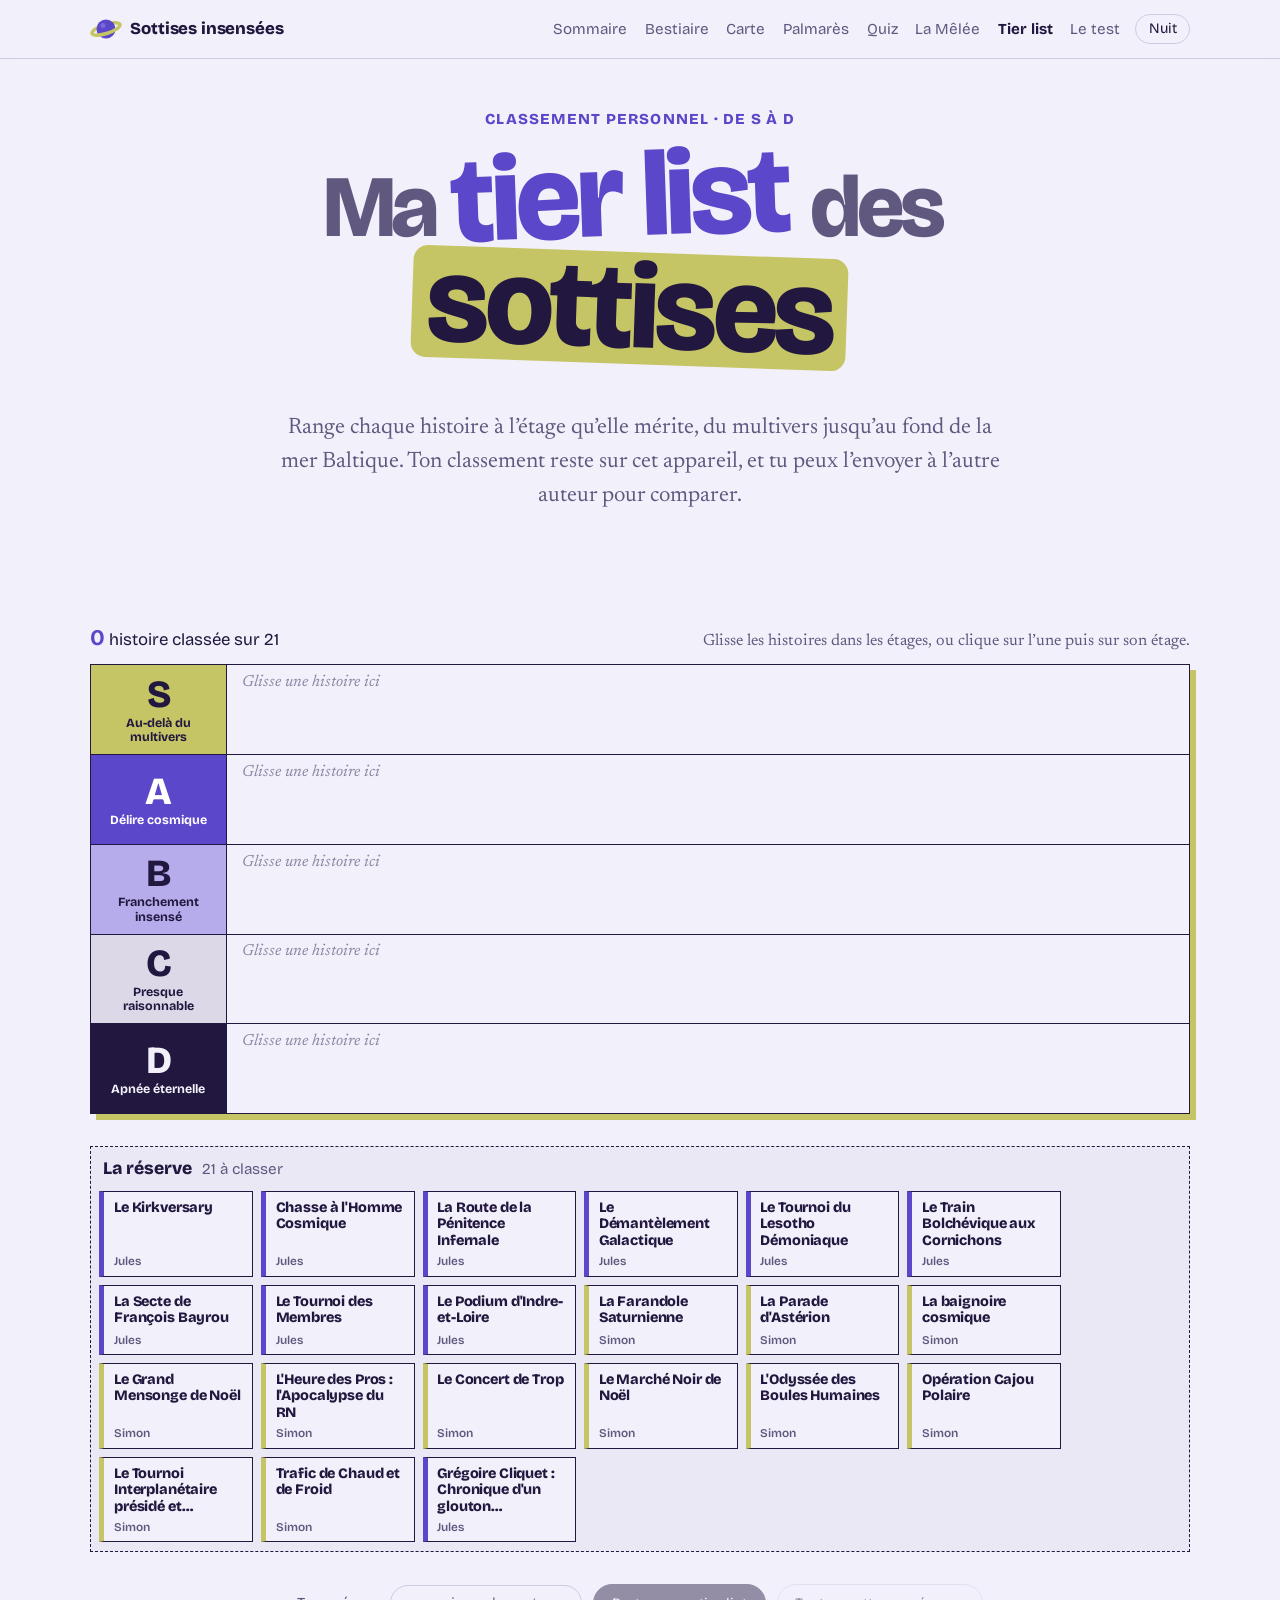
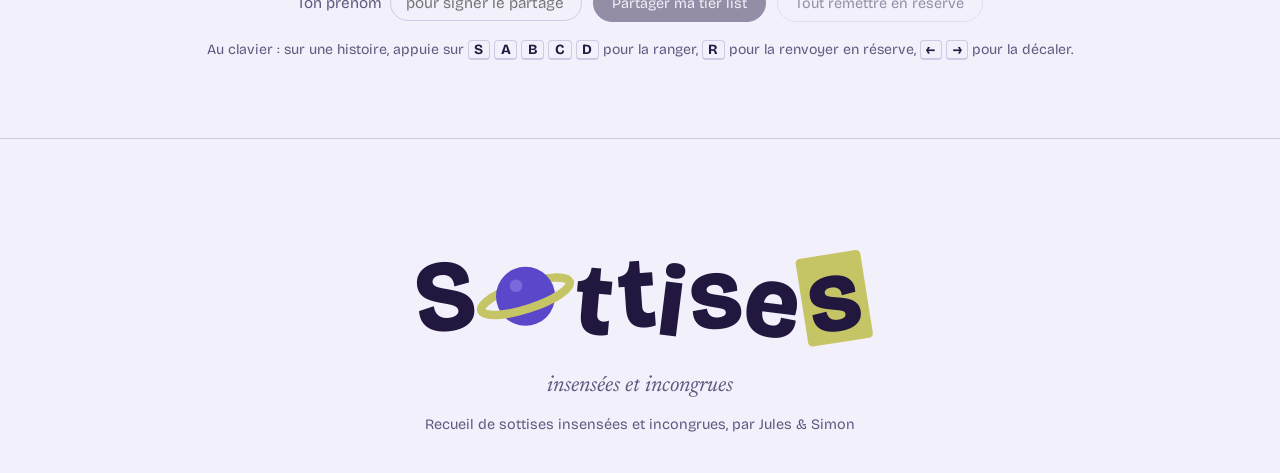
<file: tierlist.html>
<!DOCTYPE html>
<html lang="fr">

<head>
  <meta charset="utf-8">
  <meta name="viewport" content="width=device-width, initial-scale=1">
  <title>Ma tier list des sottises · Sottises insensées</title>
  <link rel="preconnect" href="https://fonts.googleapis.com">
  <link rel="preconnect" href="https://fonts.gstatic.com" crossorigin>
  <link
    href="https://fonts.googleapis.com/css2?family=Bricolage+Grotesque:opsz,wght@12..96,400;12..96,600;12..96,800&family=Newsreader:ital,opsz,wght@0,6..72,400;0,6..72,500;1,6..72,400&display=swap"
    rel="stylesheet">
  <link rel="icon" href="favicon.svg" type="image/svg+xml">
  <link rel="stylesheet" href="style.css">
</head>

<body>
  <header class="barre">
    <a class="marque" href="index.html" aria-label="Sottises insensées, retour à l'accueil">
      <svg class="marque-saturne" viewBox="0 0 64 64" aria-hidden="true">
        <path d="M3 32 A29 9 0 0 1 61 32" fill="none" stroke="#C6C565" stroke-width="7" stroke-linecap="round" transform="rotate(-18 32 32)"/>
        <circle cx="32" cy="32" r="19" fill="#5B47C9"/>
        <circle cx="26" cy="25" r="5" fill="#7A69DA"/>
        <path d="M3 32 A29 9 0 0 0 61 32" fill="none" stroke="#C6C565" stroke-width="7" stroke-linecap="round" transform="rotate(-18 32 32)"/>
      </svg>
      <span>Sottises insensées</span>
    </a>
    <div class="outils">
      <nav class="menu" id="menu" aria-label="Navigation principale">
      <a class="nav-accueil" href="index.html">Sommaire</a>
      <a class="nav-accueil" href="index.html#bestiaire">Bestiaire</a>
      <a class="nav-accueil" href="index.html#carte">Carte</a>
      <a class="nav-accueil" href="index.html#palmares">Palmarès</a>
      <a class="nav-accueil" href="quiz.html">Quiz</a>
      <a class="nav-accueil" href="tournoi.html">La Mêlée</a>
      <a class="nav-accueil" href="tierlist.html" aria-current="page">Tier list</a>
      <a class="nav-accueil" href="test.html">Le test</a>
      </nav>
      <button class="outil" id="theme" type="button" aria-label="Passer en mode nuit">Nuit</button>
      <button class="burger" id="burger" type="button" aria-expanded="false" aria-controls="menu" aria-label="Ouvrir le menu">
        <span class="burger-barres" aria-hidden="true"><span></span><span></span><span></span></span>
      </button>
    </div>
  </header>

  <main class="page-quiz page-tier">
    <div class="hero">
      <p class="sur-titre-quiz">Classement personnel · de S à D</p>
      <h1 class="titre-hero titre-tier" aria-label="Ma tier list des sottises">
        <span class="mot">Ma</span><span class="mot">tier list</span><span class="mot">des</span><span class="mot">sottises</span>
      </h1>
      <p class="chapeau">Range chaque histoire à l’étage qu’elle mérite, du multivers jusqu’au fond de la mer Baltique. Ton classement reste sur cet appareil, et tu peux l’envoyer à l’autre auteur pour comparer.</p>
    </div>

    <p class="tournoi-annonce" id="tierlist-annonce" role="status" aria-live="polite"></p>
    <section class="tierlist" id="tierlist" aria-label="Ma tier list">
      <p class="q-vide">Préparation des étages…</p>
    </section>
  </main>

  <footer>
    <a class="logo-pied" href="index.html" aria-label="Sottises insensées et incongrues, retour à l'accueil">
      <svg id="logo-mot" role="img" aria-label="Sottises insensées et incongrues"></svg>
    </a>
    <p>Recueil de sottises insensées et incongrues, par Jules &amp; Simon</p>
  </footer>

  <script src="donnees.js"></script>
  <script src="commun.js"></script>
  <script src="tierlist.js"></script>
</body>

</html>
</file>
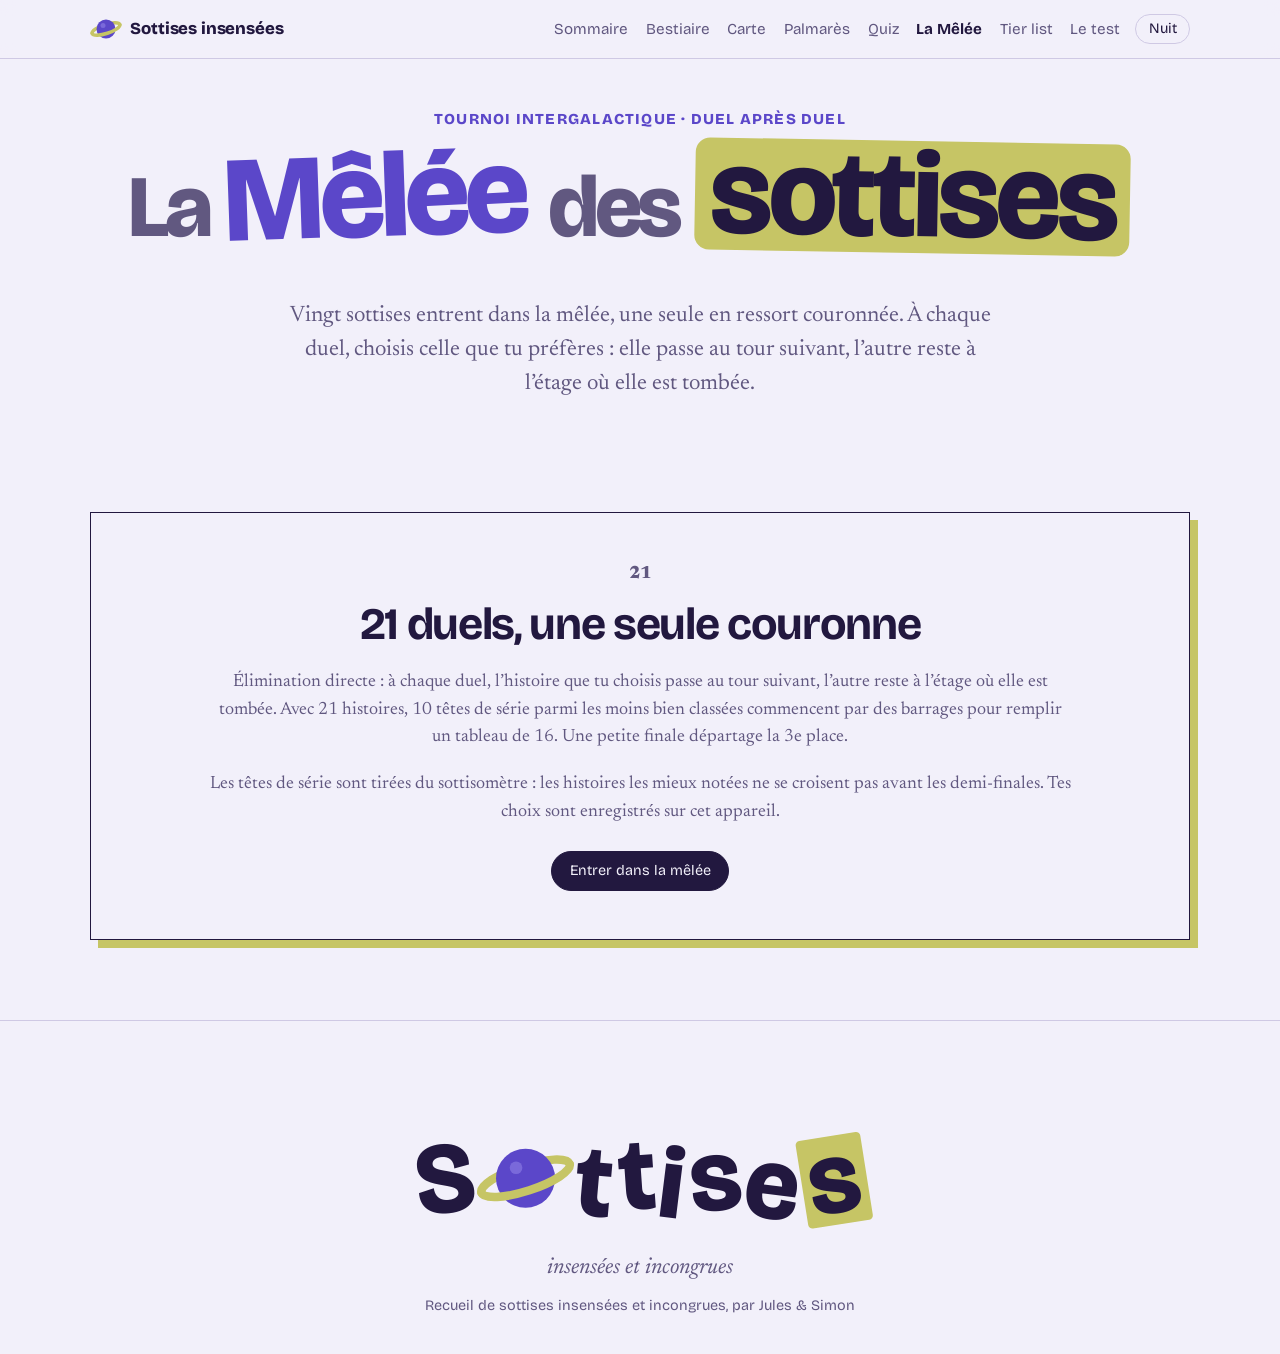
<file: tournoi.html>
<!DOCTYPE html>
<html lang="fr">

<head>
  <meta charset="utf-8">
  <meta name="viewport" content="width=device-width, initial-scale=1">
  <title>La Mêlée des sottises · Sottises insensées</title>
  <link rel="preconnect" href="https://fonts.googleapis.com">
  <link rel="preconnect" href="https://fonts.gstatic.com" crossorigin>
  <link
    href="https://fonts.googleapis.com/css2?family=Bricolage+Grotesque:opsz,wght@12..96,400;12..96,600;12..96,800&family=Newsreader:ital,opsz,wght@0,6..72,400;0,6..72,500;1,6..72,400&display=swap"
    rel="stylesheet">
  <link rel="icon" href="favicon.svg" type="image/svg+xml">
  <link rel="stylesheet" href="style.css">
</head>

<body>
  <header class="barre">
    <a class="marque" href="index.html" aria-label="Sottises insensées, retour à l'accueil">
      <svg class="marque-saturne" viewBox="0 0 64 64" aria-hidden="true">
        <path d="M3 32 A29 9 0 0 1 61 32" fill="none" stroke="#C6C565" stroke-width="7" stroke-linecap="round" transform="rotate(-18 32 32)"/>
        <circle cx="32" cy="32" r="19" fill="#5B47C9"/>
        <circle cx="26" cy="25" r="5" fill="#7A69DA"/>
        <path d="M3 32 A29 9 0 0 0 61 32" fill="none" stroke="#C6C565" stroke-width="7" stroke-linecap="round" transform="rotate(-18 32 32)"/>
      </svg>
      <span>Sottises insensées</span>
    </a>
    <div class="outils">
      <nav class="menu" id="menu" aria-label="Navigation principale">
      <a class="nav-accueil" href="index.html">Sommaire</a>
      <a class="nav-accueil" href="index.html#bestiaire">Bestiaire</a>
      <a class="nav-accueil" href="index.html#carte">Carte</a>
      <a class="nav-accueil" href="index.html#palmares">Palmarès</a>
      <a class="nav-accueil" href="quiz.html">Quiz</a>
      <a class="nav-accueil" href="tournoi.html" aria-current="page">La Mêlée</a>
      <a class="nav-accueil" href="tierlist.html">Tier list</a>
      <a class="nav-accueil" href="test.html">Le test</a>
      </nav>
      <button class="outil" id="theme" type="button" aria-label="Passer en mode nuit">Nuit</button>
      <button class="burger" id="burger" type="button" aria-expanded="false" aria-controls="menu" aria-label="Ouvrir le menu">
        <span class="burger-barres" aria-hidden="true"><span></span><span></span><span></span></span>
      </button>
    </div>
  </header>

  <main class="page-quiz page-tournoi">
    <div class="hero">
      <p class="sur-titre-quiz">Tournoi intergalactique · duel après duel</p>
      <h1 class="titre-hero titre-tournoi" aria-label="La Mêlée des sottises">
        <span class="mot">La</span><span class="mot">Mêlée</span><span class="mot">des</span><span class="mot">sottises</span>
      </h1>
      <p class="chapeau">Vingt sottises entrent dans la mêlée, une seule en ressort couronnée. À chaque duel, choisis celle que tu préfères : elle passe au tour suivant, l’autre reste à l’étage où elle est tombée.</p>
    </div>

    <p class="tournoi-annonce" id="tournoi-annonce" role="status" aria-live="polite"></p>
    <section class="tournoi" id="tournoi" aria-label="La Mêlée des sottises">
      <p class="q-vide">Préparation du tournoi…</p>
    </section>
  </main>

  <footer>
    <a class="logo-pied" href="index.html" aria-label="Sottises insensées et incongrues, retour à l'accueil">
      <svg id="logo-mot" role="img" aria-label="Sottises insensées et incongrues"></svg>
    </a>
    <p>Recueil de sottises insensées et incongrues, par Jules &amp; Simon</p>
  </footer>

  <script src="donnees.js"></script>
  <script src="commun.js"></script>
  <script src="tournoi.js"></script>
</body>

</html>
</file>
<file: style.css>
:root {
    --papier: #F2F0FA;
    --papier-2: #E6E2F4;
    --encre: #22183F;
    --gris: #615880;
    --violet: #5B47C9;
    --moutarde: #C6C565;
    --trait: #CFC9E4;
    --taille-texte: 1.2rem;
    --display: "Bricolage Grotesque", system-ui, sans-serif;
    --lecture: "Newsreader", Georgia, serif;
}

[data-theme="nuit"] {
    --papier: #17112B;
    --papier-2: #211A3B;
    --encre: #ECE8F8;
    --gris: #A9A0C8;
    --violet: #AC9EFF;
    --trait: #352C55;
}

* {
    box-sizing: border-box;
}

html {
    scroll-behavior: smooth;
}

@media (prefers-reduced-motion: reduce) {
    html {
        scroll-behavior: auto;
    }
}

body {
    margin: 0;
    background: var(--papier);
    color: var(--encre);
    font-family: var(--display);
    -webkit-font-smoothing: antialiased;
    transition: background .25s, color .25s;
}

::selection {
    background: var(--moutarde);
    color: #22183F;
}

a {
    color: inherit;
}

button {
    font: inherit;
    color: inherit;
}

:focus-visible {
    outline: 3px solid var(--violet);
    outline-offset: 3px;
    border-radius: 4px;
}

/* Barre du haut */
.barre {
    position: sticky;
    top: 0;
    z-index: 10;
    display: flex;
    align-items: center;
    justify-content: space-between;
    gap: 1rem;
    padding: .8rem clamp(1rem, 4vw, 3rem);
    background: color-mix(in srgb, var(--papier) 88%, transparent);
    backdrop-filter: blur(8px);
    border-bottom: 1px solid var(--trait);
}

.marque {
    font-weight: 800;
    text-decoration: none;
    font-size: 1.05rem;
    letter-spacing: -.01em;
}

.outils {
    display: flex;
    gap: .4rem;
}

.outil {
    background: transparent;
    border: 1px solid var(--trait);
    border-radius: 999px;
    padding: .35rem .8rem;
    cursor: pointer;
    font-size: .9rem;
}

.outil:hover {
    border-color: var(--violet);
}

a.outil {
    text-decoration: none;
    display: inline-flex;
    align-items: center;
}

#retour-barre {
    background: var(--encre);
    color: var(--papier);
    border-color: var(--encre);
}

#retour-barre:hover {
    background: var(--violet);
    border-color: var(--violet);
}

.progression {
    position: absolute;
    left: 0;
    bottom: -1px;
    height: 3px;
    width: 0;
    background: var(--moutarde);
}

main {
    padding: 0 clamp(1rem, 4vw, 3rem);
}

/* Accueil */
.hero {
    padding: clamp(1.5rem, 4vw, 3.5rem) 0 clamp(2.5rem, 6vw, 4.5rem);
    max-width: 1100px;
}

.titre-hero {
    font-weight: 800;
    font-size: clamp(2.9rem, 9.5vw, 7.6rem);
    line-height: .92;
    letter-spacing: -.035em;
    margin: 0;
}

.titre-hero .mot {
    display: inline-block;
    margin-right: .18em;
}

.titre-hero .mot:nth-child(1) {
    transform: rotate(-2deg);
}

.titre-hero .mot:nth-child(2) {
    transform: translateY(.06em) rotate(1.5deg);
}

.titre-hero .mot:nth-child(3) {
    transform: rotate(-4deg) translateY(-.04em);
    color: var(--violet);
}

.titre-hero .mot:nth-child(4) {
    transform: rotate(3deg) translateY(.1em);
}

.titre-hero .mot:nth-child(5) {
    transform: rotate(-1deg);
}

.titre-hero .mot:nth-child(6) {
    transform: rotate(6deg) translateY(.08em);
    background: var(--moutarde);
    color: #22183F;
    padding: 0 .12em;
    border-radius: .12em;
}

@media (prefers-reduced-motion: no-preference) {
    .titre-hero .mot {
        animation: chute .9s cubic-bezier(.2, 1.4, .4, 1) both;
    }

    .titre-hero .mot:nth-child(2) {
        animation-delay: .08s;
    }

    .titre-hero .mot:nth-child(3) {
        animation-delay: .16s;
    }

    .titre-hero .mot:nth-child(4) {
        animation-delay: .24s;
    }

    .titre-hero .mot:nth-child(5) {
        animation-delay: .32s;
    }

    .titre-hero .mot:nth-child(6) {
        animation-delay: .5s;
    }

    @keyframes chute {
        from {
            opacity: 0;
            translate: 0 -1.2em;
            rotate: -25deg;
        }

        to {
            opacity: 1;
            translate: 0 0;
            rotate: 0deg;
        }
    }
}

.chapeau {
    font-family: var(--lecture);
    font-size: clamp(1.15rem, 2vw, 1.4rem);
    color: var(--gris);
    max-width: 34em;
    margin: 3rem 0 0;
    line-height: 1.5;
}

.entete-section {
    display: flex;
    flex-wrap: wrap;
    align-items: baseline;
    justify-content: space-between;
    gap: 1rem;
    border-top: 2px solid var(--encre);
    padding-top: 1rem;
    margin-top: 1rem;
}

#galerie,
#auteurs {
    scroll-margin-top: 5rem;
}

.entete-section h2 {
    font-size: 1.6rem;
    margin: 0;
    letter-spacing: -.02em;
}

.filtres {
    display: flex;
    flex-wrap: wrap;
    gap: .4rem;
}

.filtre {
    background: transparent;
    border: 1px solid var(--trait);
    border-radius: 999px;
    padding: .35rem .9rem;
    cursor: pointer;
}

.filtre[aria-pressed="true"] {
    background: var(--encre);
    color: var(--papier);
    border-color: var(--encre);
}

.bilan-bestiaire {
    min-height: 1.5em;
    margin: .4rem 0 .8rem;
    color: var(--gris);
}

.aucun-bestiaire {
    padding: 2rem 0;
    color: var(--gris);
    font-family: var(--lecture);
    font-size: 1.15rem;
}

.sommaire {
    list-style: none;
    margin: 0 0 4rem;
    padding: 0;
    max-width: 1100px;
}

.sommaire li {
    border-bottom: 1px solid var(--trait);
}

.ligne {
    display: grid;
    grid-template-columns: 3rem 1fr auto;
    gap: .2rem 1.2rem;
    align-items: baseline;
    padding: 1.6rem 0;
    text-decoration: none;
}

.ligne .num {
    font-size: 1rem;
    color: var(--gris);
    font-variant-numeric: tabular-nums;
}

.ligne h3 {
    margin: 0;
    font-size: clamp(1.5rem, 3.4vw, 2.4rem);
    font-weight: 600;
    letter-spacing: -.025em;
    line-height: 1.05;
}

.ligne:hover h3 {
    color: var(--violet);
}

.ligne .meta {
    color: var(--gris);
    font-size: .95rem;
    white-space: nowrap;
}

.ligne .extrait {
    grid-column: 2 / 3;
    margin: .5rem 0 0;
    font-family: var(--lecture);
    color: var(--gris);
    font-size: 1.05rem;
    line-height: 1.5;
    max-width: 42em;
}

@media (max-width: 640px) {
    .ligne {
        grid-template-columns: 2rem 1fr;
    }

    .ligne .meta {
        grid-column: 2;
        white-space: normal;
    }

    .ligne .extrait {
        grid-column: 2;
    }
}

.auteurs {
    display: grid;
    grid-template-columns: repeat(auto-fit, minmax(260px, 1fr));
    gap: 2.5rem;
    margin: 2rem 0 5rem;
    max-width: 1100px;
}

.auteur h3 {
    font-size: 3rem;
    margin: 0 0 .3rem;
    letter-spacing: -.03em;
    font-weight: 800;
}

.auteur p {
    font-family: var(--lecture);
    font-size: 1.1rem;
    line-height: 1.55;
    margin: 0 0 .8rem;
    color: var(--gris);
    max-width: 30em;
}

.auteur .compte {
    font-family: var(--display);
    font-size: .95rem;
    color: var(--encre);
}

footer {
    border-top: 1px solid var(--trait);
    padding: 2rem clamp(1rem, 4vw, 3rem);
    color: var(--gris);
    font-size: .9rem;
}

/* Lecture */
.lecture {
    max-width: 40rem;
    margin: 0 auto;
    padding: clamp(2.5rem, 7vw, 5rem) 0 3rem;
}

.retour {
    display: inline-block;
    margin-bottom: 2.5rem;
    color: var(--gris);
    text-decoration: none;
}

.retour:hover {
    color: var(--violet);
}

.lecture h1 {
    font-size: clamp(2.4rem, 7vw, 4.2rem);
    line-height: .98;
    letter-spacing: -.035em;
    margin: 0 0 1.2rem;
    font-weight: 800;
}

.infos {
    color: var(--gris);
    font-size: 1rem;
    margin: 0 0 3rem;
    padding-bottom: 1.5rem;
    border-bottom: 1px solid var(--trait);
}

.infos strong {
    color: var(--encre);
    font-weight: 600;
}

.corps {
    font-family: var(--lecture);
    font-size: var(--taille-texte);
    line-height: 1.72;
    hanging-punctuation: first;
}

.corps p {
    margin: 0 0 1.3em;
}

.corps p:first-child::first-letter {
    font-family: var(--display);
    font-weight: 800;
    float: left;
    font-size: 3.6em;
    line-height: .8;
    margin: .08em .1em 0 0;
    color: var(--violet);
}

.signature {
    text-align: right;
    font-style: italic;
    color: var(--gris);
    margin-top: 2.5rem;
    font-family: var(--lecture);
    font-size: 1.1rem;
}

.suite {
    display: grid;
    grid-template-columns: 1fr 1fr;
    gap: 1rem;
    margin: 4rem auto 5rem;
    max-width: 40rem;
}

.suite a {
    display: block;
    text-decoration: none;
    padding: 1.2rem 1.3rem;
    border: 1px solid var(--trait);
    border-radius: 10px;
    background: var(--papier-2);
}

.suite a:hover {
    border-color: var(--violet);
}

.suite small {
    display: block;
    color: var(--gris);
    margin-bottom: .3rem;
}

.suite span {
    font-weight: 600;
    font-size: 1.15rem;
    letter-spacing: -.01em;
}

.suite .suivant {
    text-align: right;
    grid-column: 2;
}

@media (max-width: 560px) {
    .suite {
        grid-template-columns: 1fr;
    }

    .suite .suivant {
        grid-column: 1;
    }
}

.fin {
    max-width: 40rem;
    margin: -3rem auto 4rem;
    text-align: center;
}

/* Affiches : le cadre (passe-partout + ombre moutarde) */
.cadre {
    display: block;
    position: relative;
    aspect-ratio: 2 / 3;
    padding: 5px;
    background: var(--papier);
    border: 1.5px solid var(--encre);
    box-shadow: 4px 4px 0 var(--moutarde);
}

.cadre img {
    display: block;
    width: 100%;
    height: 100%;
    object-fit: cover;
}

.cadre .remplace {
    display: none;
    width: 100%;
    height: 100%;
    align-items: flex-end;
    padding: .6em;
    background: var(--violet);
    color: #fff;
    font-weight: 800;
    line-height: 1;
    letter-spacing: -.02em;
}

.cadre.vide img {
    display: none;
}

.cadre.vide .remplace {
    display: flex;
}

/* Vignette dans le sommaire */
.ligne {
    grid-template-columns: 3rem 1fr auto 5.5rem;
}

.ligne .vignette {
    grid-column: 4;
    grid-row: 1 / span 2;
    align-self: start;
    transform: rotate(3deg);
    font-size: .7rem;
}

.ligne:hover .vignette {
    transform: rotate(0deg);
}

@media (prefers-reduced-motion: no-preference) {
    .ligne .vignette {
        transition: transform .2s;
    }
}

@media (max-width: 640px) {
    .ligne {
        grid-template-columns: 2rem 1fr 4.2rem;
    }

    .ligne .vignette {
        grid-column: 3;
        grid-row: 1 / span 3;
        font-size: .52rem;
    }
}

/* Galerie */
.galerie {
    display: grid;
    grid-template-columns: repeat(auto-fill, minmax(190px, 1fr));
    gap: 2.5rem 2rem;
    list-style: none;
    padding: 0;
    margin: 2rem 0 5rem;
    max-width: 1100px;
}

.galerie button {
    display: block;
    width: 100%;
    padding: 0;
    border: 0;
    background: none;
    cursor: zoom-in;
    text-align: left;
}

.galerie .cadre {
    font-size: 1.3rem;
}

.galerie button:hover .cadre {
    box-shadow: 6px 6px 0 var(--violet);
}

.galerie h3 {
    font-size: 1.15rem;
    margin: 1.1rem 0 .2rem;
    letter-spacing: -.01em;
}

.galerie a {
    color: var(--gris);
    font-size: .95rem;
}

.galerie a:hover {
    color: var(--violet);
}

/* Affiche dans la page de lecture */
.affiche-texte {
    margin: 0 0 3rem;
    display: flex;
    align-items: end;
    gap: 1.2rem;
}

.affiche-texte button {
    width: 9rem;
    flex: none;
    padding: 0;
    border: 0;
    background: none;
    cursor: zoom-in;
    font-size: .9rem;
}

.affiche-texte span {
    color: var(--gris);
    font-size: .95rem;
}

/* Visionneuse */
.visionneuse {
    border: 0;
    padding: 0;
    background: transparent;
    max-width: min(92vw, 640px);
    max-height: 92vh;
    overflow: visible;
}

.visionneuse::backdrop {
    background: rgba(23, 17, 43, .85);
}

.visionneuse img {
    display: block;
    max-width: 100%;
    max-height: 80vh;
    margin: 0 auto;
    border: 6px solid #F2F0FA;
}

.visionneuse .bas {
    display: flex;
    justify-content: space-between;
    align-items: center;
    gap: 1rem;
    margin-top: .8rem;
    color: #ECE8F8;
}

.visionneuse .bas button {
    background: #ECE8F8;
    color: #22183F;
    border: 0;
    border-radius: 999px;
    padding: .4rem 1rem;
    cursor: pointer;
}

.visionneuse .vide-message {
    background: #5B47C9;
    color: #fff;
    padding: 3rem 2rem;
    font-weight: 600;
    max-width: 26rem;
}

.nav-accueil {
    color: var(--gris);
    text-decoration: none;
    padding: .35rem .5rem;
    font-size: .95rem;
}

.nav-accueil:hover {
    color: var(--violet);
}

@media (max-width: 480px) {
    .nav-accueil {
        display: none;
    }
}

[hidden] {
    display: none !important;
}

.erreur {
    padding: 1.5rem;
    margin: 1.5rem 0;
    background: var(--papier-2);
    border-left: 4px solid var(--violet);
    line-height: 1.6;
    list-style: none;
}

/* Photos des auteurs, à côté de la bio */
.auteur { display: flex; gap: 1.4rem; align-items: flex-start; }
.portrait {
  width: 12rem; flex: none; aspect-ratio: 4 / 5; object-fit: cover;
  padding: 5px; background: var(--papier); border: 1.5px solid var(--encre);
  box-shadow: 4px 4px 0 var(--moutarde);
}
.auteur:nth-child(odd) .portrait { transform: rotate(-2deg); }
.auteur:nth-child(even) .portrait { transform: rotate(2deg); }
@media (max-width: 480px) { .auteur { flex-direction: column; } .portrait { width: 70%; } .auteur h3 { font-size: 2.3rem; } }


/* ===== Visionneuse plein écran avec zoom ===== */
.visionneuse {
  width: 100vw; height: 100vh; max-width: none; max-height: none; margin: 0; inset: 0;
  background: rgba(23, 17, 43, .97); overflow: hidden;
}
.visionneuse[open] { display: flex; flex-direction: column; }
.v-scene {
  flex: 1; position: relative; overflow: hidden; touch-action: none; cursor: zoom-in; user-select: none;
}
.v-scene.zoome { cursor: grab; }
.v-scene.glisse { cursor: grabbing; }
.visionneuse #v-image img {
  position: absolute; left: 0; top: 0; max-width: none; max-height: none; margin: 0; border: 0;
  transform-origin: 0 0; will-change: transform; -webkit-user-drag: none;
}
.visionneuse #v-image .vide-message { margin: 20vh auto 0; }
.visionneuse .bas {
  flex: none; display: flex; flex-wrap: wrap; align-items: center; gap: .6rem 1.2rem;
  padding: .8rem clamp(1rem, 3vw, 2rem); margin: 0; color: #ECE8F8; border-top: 1px solid #352C55;
}
.v-aide { color: #A9A0C8; font-size: .85rem; flex: 1; }
.v-boutons { display: flex; gap: .4rem; margin-left: auto; }
.visionneuse .v-boutons button {
  background: transparent; color: #ECE8F8; border: 1px solid #4A3F72; border-radius: 999px;
  padding: .4rem .9rem; cursor: pointer; min-width: 2.4rem;
}
.visionneuse .v-boutons button:hover { border-color: #C6C565; }
.visionneuse .v-boutons #v-fermer { background: #ECE8F8; color: #22183F; border-color: #ECE8F8; }
@media (max-width: 640px) { .v-aide { display: none; } }


/* Titre « Les deux auteurs au travail » */
.titre-auteurs { font-size: clamp(2.4rem, 6.5vw, 5.2rem); margin: 1.5rem 0 2rem; border-top: 2px solid var(--encre); padding-top: 2rem; }
.titre-auteurs .mot { animation: none !important; }
.titre-auteurs .mot:nth-child(5) { transform: rotate(4deg) translateY(.08em); background: var(--moutarde); color: #22183F; padding: 0 .12em; border-radius: .12em; }
@media (max-width: 480px) { .auteurs { gap: 3.5rem; } }


/* Galerie : 4 affiches sur toute la largeur */
.galerie { grid-template-columns: repeat(4, 1fr); max-width: none; gap: 2.5rem clamp(1rem, 2.5vw, 2.5rem); }
.galerie .cadre { font-size: clamp(1.2rem, 2vw, 2rem); }
@media (max-width: 900px) { .galerie { grid-template-columns: repeat(2, 1fr); } }

/* Sommaire en pleine largeur */
.sommaire { max-width: none; }
.ligne { grid-template-columns: 3.5rem 1fr auto 8rem; column-gap: 2rem; padding: 2rem 0; }
.ligne h3 { font-size: clamp(1.6rem, 3.8vw, 3.2rem); }
.ligne .extrait { max-width: 46em; font-size: 1.12rem; }
.ligne .vignette { font-size: .9rem; }
@media (max-width: 640px) {
  .ligne { grid-template-columns: 2rem 1fr 4.6rem; column-gap: 1rem; padding: 1.6rem 0; }
  .ligne .vignette { font-size: .52rem; }
}
.ligne { grid-template-rows: auto 1fr; grid-template-columns: 3.5rem 1fr auto 7rem; }
.ligne .extrait { align-self: start; }
@media (max-width: 640px) { .ligne { grid-template-columns: 2rem 1fr 4.6rem; grid-template-rows: auto auto 1fr; } }

/* Marges latérales plus larges (barre, contenu, pied de page alignés) */
:root { --marge: clamp(1.25rem, 7vw, 9rem); }
.barre, footer { padding-left: var(--marge); padding-right: var(--marge); }
main { padding-left: var(--marge); padding-right: var(--marge); }

/* Colonne de lecture plus large */
.lecture, .suite, .fin { max-width: 50rem; }

/* =========================================================
   BONUS : recherche, sottisomètre, bestiaire, reprise, écoute
   ========================================================= */
.outil.plein { background: var(--encre); color: var(--papier); border-color: var(--encre); }
.outil.plein:hover { background: var(--violet); border-color: var(--violet); }

/* Reprendre la lecture */
.reprendre, .l-reprise {
  display: flex; flex-wrap: wrap; align-items: center; gap: .6rem 1rem;
  padding: 1rem 1.2rem; margin: 0 0 2.5rem; background: var(--papier-2);
  border-left: 4px solid var(--moutarde);
}
.reprendre span, .l-reprise span { flex: 1 1 18rem; }
.l-reprise { margin: 0 0 2rem; }

/* Recherche */
.recherche { margin: 1.5rem 0 .5rem; }
.recherche label { display: block; font-weight: 600; margin-bottom: .5rem; }
.r-champ { display: flex; gap: .6rem; }
.r-champ input {
  flex: 1; font: inherit; font-size: 1.1rem; color: var(--encre); background: var(--papier);
  border: 1.5px solid var(--encre); padding: .75rem 1rem; box-shadow: 4px 4px 0 var(--moutarde);
}
.r-champ input:focus { outline: none; box-shadow: 4px 4px 0 var(--violet); }
.r-champ input::-webkit-search-cancel-button { display: none; }
.resultats { list-style: none; padding: 0; margin: 1rem 0 4rem; }
.resultats .bilan { color: var(--gris); padding: .5rem 0 1rem; }
.resultats .aucun { padding: 2rem 0; color: var(--gris); font-family: var(--lecture); font-size: 1.15rem; }
.resultat { display: block; text-decoration: none; padding: 1.4rem 0; border-bottom: 1px solid var(--trait); }
.resultat:hover .r-titre { color: var(--violet); }
.r-titre { display: block; font-size: clamp(1.4rem, 3vw, 2rem); font-weight: 600; letter-spacing: -.02em; }
.r-meta { display: block; color: var(--gris); margin: .2rem 0 .6rem; }
.r-extrait { display: block; font-family: var(--lecture); font-size: 1.08rem; line-height: 1.55; color: var(--gris); max-width: 46em; margin-top: .35rem; }
mark { background: var(--moutarde); color: #22183F; padding: 0 .1em; }

/* Sottisomètre */
.sottisometre { margin: -1.5rem 0 2rem; padding: 1.2rem 1.3rem; border: 1.5px solid var(--encre); box-shadow: 4px 4px 0 var(--moutarde); background: var(--papier); }
.s-ligne { display: flex; flex-wrap: wrap; align-items: center; gap: .5rem 1rem; }
.s-label { font-weight: 800; letter-spacing: -.01em; }
.s-jauge { flex: 1 1 8rem; height: .8rem; background: var(--papier-2); border: 1px solid var(--trait); position: relative; overflow: hidden; }
.s-jauge span { position: absolute; inset: 0 auto 0 0; background: repeating-linear-gradient(-45deg, var(--violet) 0 6px, var(--moutarde) 6px 12px); }
.s-score { font-size: 1.6rem; font-weight: 800; letter-spacing: -.03em; }
.s-score small { font-size: .9rem; font-weight: 600; color: var(--gris); }
.s-verdict { font-family: var(--lecture); font-style: italic; color: var(--violet); font-size: 1.1rem; }
.s-stats { display: flex; flex-wrap: wrap; gap: .8rem 2rem; margin: 1rem 0 0; }
.s-stats div { min-width: 8rem; }
.s-stats dt { color: var(--gris); font-size: .9rem; }
.s-stats dd { margin: .1rem 0 0; font-weight: 600; font-size: 1.05rem; }
.s-stats div:first-child { flex: 1 1 100%; }
.s-stats div:first-child dd { font-family: var(--lecture); font-weight: 500; font-size: 1.25rem; }

/* Lecture à voix haute */
.l-ecoute { display: flex; flex-wrap: wrap; align-items: center; gap: .5rem 1rem; margin: 0 0 2rem; }
.l-ecoute .outil { padding: .5rem 1.1rem; }
.l-ecoute-aide { color: var(--gris); font-size: .9rem; }
.corps p.en-lecture { background: color-mix(in srgb, var(--moutarde) 28%, transparent); box-shadow: -.6rem 0 0 color-mix(in srgb, var(--moutarde) 28%, transparent), .6rem 0 0 color-mix(in srgb, var(--moutarde) 28%, transparent); }

/* Liens vers le bestiaire dans les textes */
.lien-bestiaire { color: inherit; text-decoration: underline; text-decoration-color: var(--moutarde); text-decoration-thickness: .18em; text-underline-offset: .15em; }
.lien-bestiaire:hover { color: var(--violet); text-decoration-color: var(--violet); }

/* Bestiaire */
.titre-bestiaire .mot { animation: none !important; }
.titre-bestiaire .mot:nth-child(4) { transform: rotate(-3deg) translateY(.06em); background: var(--moutarde); color: #22183F; padding: 0 .12em; border-radius: .12em; }
.bestiaire { list-style: none; padding: 0; margin: 2rem 0 5rem; display: grid; grid-template-columns: repeat(auto-fill, minmax(280px, 1fr)); gap: 2rem; }
.fiche {
  height: 100%; padding: 1.4rem 1.4rem 1.2rem; background: var(--papier); border: 1.5px solid var(--encre);
  box-shadow: 4px 4px 0 var(--moutarde); scroll-margin-top: 6rem;
}
.f-type { color: var(--violet); font-weight: 600; font-size: .95rem; }
.fiche h3 { font-size: 1.6rem; letter-spacing: -.025em; line-height: 1.05; margin: .3rem 0 .7rem; }
.fiche p { font-family: var(--lecture); font-size: 1.08rem; line-height: 1.55; margin: 0 0 1rem; }
.fiche .f-textes { font-family: var(--display); font-size: .95rem; color: var(--gris); margin: 0; }
.fiche .f-textes a { color: var(--encre); }
.fiche .f-textes a:hover { color: var(--violet); }
@media (prefers-reduced-motion: no-preference) {
  .fiche.flash { animation: flash 1.6s ease; }
  @keyframes flash { 0%, 40% { box-shadow: 8px 8px 0 var(--violet); transform: rotate(-1deg); } 100% { box-shadow: 4px 4px 0 var(--moutarde); transform: none; } }
}
.l-ecoute { position: sticky; top: 3.6rem; z-index: 5; background: var(--papier); padding: .6rem 0; margin-top: -.6rem; }
.l-ecoute.actif { border-bottom: 1px solid var(--trait); }

/* Visionneuse : affiche précédente / suivante */
.v-navigation { display: flex; align-items: center; gap: .5rem; }
.v-compteur { color: #A9A0C8; font-size: .9rem; min-width: 3.2rem; text-align: center; font-variant-numeric: tabular-nums; }
.visionneuse .v-navigation button {
  background: #C6C565; color: #22183F; border: 1px solid #C6C565; border-radius: 999px;
  padding: .4rem 1rem; cursor: pointer; font-weight: 600;
}
.visionneuse .v-navigation button:hover { background: #ECE8F8; border-color: #ECE8F8; }
@media (max-width: 640px) {
  .visionneuse .bas { justify-content: center; }
  .v-navigation { order: -1; width: 100%; justify-content: center; }
  #v-legende { width: 100%; text-align: center; }
}

/* =========================================================
   LOGO
   ========================================================= */
.marque { display: inline-flex; align-items: center; gap: .55rem; }
.marque-saturne { width: 2rem; height: 2rem; flex: none; }
@media (prefers-reduced-motion: no-preference) {
  .marque-saturne { transition: transform .5s cubic-bezier(.2, 1.4, .4, 1); }
  .marque:hover .marque-saturne { transform: rotate(-25deg); }
}

footer { display: flex; flex-direction: column; align-items: center; gap: .6rem; padding-top: 3.5rem; padding-bottom: 2.5rem; text-align: center; }
footer p { margin: 0; }
.logo-pied { display: block; width: min(30rem, 100%); color: var(--encre); text-decoration: none; }
.logo-pied svg { display: block; width: 100%; height: auto; overflow: visible; }
.logo-lettre { font-family: var(--display); font-weight: 800; fill: currentColor; }
.logo-lettre.sur-moutarde { fill: #22183F; }
.logo-sous-titre { font-family: var(--lecture); font-style: italic; font-size: 21px; fill: var(--gris); }

/* =========================================================
   QUIZ DU BESTIAIRE
   ========================================================= */
.lien-quiz { margin: 1.5rem 0 0; }
.lien-quiz .outil { display: inline-flex; padding: .6rem 1.2rem; text-decoration: none; }
.titre-quiz .mot { animation: none !important; }
.titre-quiz { font-size: clamp(2.7rem, 7.6vw, 6.5rem); }
.titre-quiz .mot:nth-child(3), .titre-quiz .mot:nth-child(6) { background: transparent; color: var(--encre); padding: 0; }
.titre-quiz .mot:nth-child(4) { transform: rotate(-2deg); color: var(--violet); }
.titre-quiz .mot:nth-child(7) { transform: rotate(3deg); background: var(--moutarde); color: #22183F; padding: 0 .12em; border-radius: .12em; }
.sur-titre-quiz { margin: 0 0 .8rem; color: var(--violet); font-size: .95rem; font-weight: 800; letter-spacing: .08em; text-transform: uppercase; }

.quiz {
  max-width: 52rem; margin: 0 0 5rem; padding: clamp(1.3rem, 3vw, 2.2rem);
  background: var(--papier); border: 1.5px solid var(--encre); box-shadow: 6px 6px 0 var(--moutarde);
  scroll-margin-top: 5rem;
}
#vue-quiz { scroll-margin-top: 4rem; }
.q-entete { display: flex; justify-content: space-between; gap: 1rem; color: var(--gris); font-size: .95rem; }
.q-entete strong { color: var(--encre); font-size: 1.1rem; }
.q-progression { height: .45rem; background: var(--papier-2); margin: .6rem 0 1.8rem; overflow: hidden; }
.q-progression span { display: block; height: 100%; background: var(--moutarde); transition: width .3s ease; }
.q-type { color: var(--violet); font-weight: 600; margin: 0 0 .3rem; }
.q-question { font-size: clamp(1.5rem, 3.6vw, 2.4rem); letter-spacing: -.025em; line-height: 1.12; margin: 0 0 1.6rem; font-weight: 600; }
.q-nom { font-weight: 800; background: linear-gradient(transparent 62%, color-mix(in srgb, var(--moutarde) 70%, transparent) 62%); }
.q-choix { display: grid; grid-template-columns: 1fr 1fr; gap: .8rem; }
@media (max-width: 640px) { .q-choix { grid-template-columns: 1fr; } }
.q-option {
  font: inherit; font-size: 1.05rem; font-weight: 600; text-align: left; line-height: 1.25; color: var(--encre);
  background: var(--papier); border: 1.5px solid var(--encre); padding: 1rem 1.1rem; cursor: pointer;
}
.q-option:hover:not(:disabled) { background: var(--papier-2); box-shadow: 4px 4px 0 var(--violet); transform: translate(-2px, -2px); }
@media (prefers-reduced-motion: no-preference) { .q-option { transition: transform .12s, box-shadow .12s, background .12s; } }
.q-option:disabled { cursor: default; opacity: .55; }
.q-option.juste { opacity: 1; background: var(--moutarde); color: #22183F; border-color: #22183F; box-shadow: 4px 4px 0 #22183F; }
.q-option.faux { opacity: 1; text-decoration: line-through; text-decoration-thickness: 2px; border-color: var(--violet); color: var(--violet); }
.q-option.juste::after { content: "  ✓"; }
.q-option.faux::after { content: "  ✗"; text-decoration: none; display: inline-block; }

.q-reponse { margin-top: 1.8rem; padding-top: 1.4rem; border-top: 2px solid var(--encre); }
.q-verdict { font-size: 1.4rem; font-weight: 800; letter-spacing: -.02em; margin: 0 0 .6rem; color: var(--violet); }
.q-reponse.bonne .q-verdict { color: var(--encre); }
.q-verdict em { font-style: normal; text-decoration: underline; text-decoration-color: var(--moutarde); text-decoration-thickness: .15em; }
.q-description { font-family: var(--lecture); font-size: 1.12rem; line-height: 1.55; margin: 0 0 1rem; max-width: 42em; }
.q-extrait { margin: 0 0 1.4rem; padding: .8rem 1.1rem; border-left: 4px solid var(--moutarde); background: var(--papier-2); font-family: var(--lecture); font-style: italic; font-size: 1.05rem; line-height: 1.6; color: var(--gris); }
.q-extrait mark { font-style: normal; }
.q-actions { display: flex; flex-wrap: wrap; align-items: center; gap: .8rem 1.4rem; }
.q-actions .outil { padding: .6rem 1.2rem; margin-left: auto; }
.q-lien { color: var(--encre); text-decoration-color: var(--moutarde); text-decoration-thickness: .15em; text-underline-offset: .2em; }
.q-lien:hover { color: var(--violet); }

.q-fin { text-align: center; padding: 1rem 0; }
.q-score { font-size: clamp(4.5rem, 14vw, 8rem); font-weight: 800; letter-spacing: -.05em; line-height: 1; margin: .2rem 0 .4rem; }
.q-score small { font-size: .4em; color: var(--gris); letter-spacing: -.02em; }
.q-titre-fin { font-size: 1.8rem; letter-spacing: -.02em; margin: 0 0 .6rem; }
.q-titre-fin { display: inline-block; background: var(--moutarde); color: #22183F; padding: 0 .3em; transform: rotate(-2deg); }
.q-fin .q-description { margin: .8rem auto; }
.q-record { color: var(--gris); margin: 0 0 1.6rem; }
.q-fin .q-actions { justify-content: center; }
.q-fin .q-actions .outil { margin-left: 0; }
.q-vide { font-family: var(--lecture); font-size: 1.15rem; color: var(--gris); }

/* ---------- Page quiz.html ---------- */
.page-quiz .quiz { margin-bottom: 4rem; }
.q-accueil-titre { font-size: clamp(1.6rem, 3.5vw, 2.3rem); letter-spacing: -.025em; margin: 0 0 .4rem; }
.q-modes { display: grid; grid-template-columns: repeat(4, minmax(0, 1fr)); gap: 1rem; margin: 1.6rem 0 1.4rem; }
@media (max-width: 900px) { .q-modes { grid-template-columns: repeat(2, minmax(0, 1fr)); } }
@media (max-width: 560px) { .q-modes { grid-template-columns: 1fr; } }
.q-mode {
  font: inherit; color: var(--encre); text-align: left; cursor: pointer;
  display: flex; flex-direction: column; gap: .25rem; padding: 1.1rem 1.2rem 1.2rem;
  background: var(--papier); border: 1.5px solid var(--encre);
}
.q-mode:hover { background: var(--papier-2); box-shadow: 5px 5px 0 var(--violet); transform: translate(-2px, -2px); }
@media (prefers-reduced-motion: no-preference) { .q-mode { transition: transform .12s, box-shadow .12s, background .12s; } }
.q-mode:nth-child(2) { box-shadow: 5px 5px 0 var(--moutarde); }
.q-mode:nth-child(2):hover { box-shadow: 5px 5px 0 var(--violet); }
.q-mode[data-mode="champion"] { border-color: var(--violet); box-shadow: 5px 5px 0 var(--violet); }
.q-mode[data-mode="champion"]:hover { box-shadow: 5px 5px 0 var(--moutarde); }
.q-mode-nb { font-size: 3.4rem; font-weight: 800; letter-spacing: -.05em; line-height: 1; color: var(--violet); }
.q-mode:nth-child(3) .q-mode-nb { transform: rotate(-4deg); transform-origin: left bottom; display: inline-block; }
.q-mode-nom { font-size: 1.35rem; font-weight: 800; letter-spacing: -.02em; }
.q-mode-desc { font-family: var(--lecture); color: var(--gris); font-size: 1.02rem; line-height: 1.4; }
.q-mode-record { margin-top: .5rem; font-size: .9rem; color: var(--gris); }
.q-memoire { color: var(--gris); margin: 0; }
.q-memoire strong { color: var(--encre); }
.q-oubli { font: inherit; color: var(--encre); background: none; border: 0; padding: 0; margin-left: .4rem; cursor: pointer; text-decoration: underline; text-decoration-color: var(--moutarde); text-decoration-thickness: .15em; text-underline-offset: .2em; }

.q-entete { flex-wrap: wrap; align-items: baseline; }
.q-serie { color: var(--violet); font-weight: 600; }
.q-serie.chaude { background: var(--moutarde); color: #22183F; padding: 0 .4em; transform: rotate(-2deg); display: inline-block; }

.q-recap-titre { font-size: 1.3rem; letter-spacing: -.02em; margin: 2.4rem 0 .8rem; padding-top: 1.4rem; border-top: 2px solid var(--encre); }
.q-recap { list-style: none; padding: 0; margin: 0; }
.q-recap li { display: flex; flex-wrap: wrap; align-items: baseline; gap: .2rem .6rem; padding: .6rem 0; border-bottom: 1px solid var(--trait); }
.q-recap-signe { font-weight: 800; width: 1.2rem; }
.q-recap-question { flex: 1 1 100%; font-weight: 600; }
.q-recap .juste .q-recap-signe { color: var(--encre); }
.q-recap .faux .q-recap-signe { color: var(--violet); }
.q-recap a { color: var(--encre); font-weight: 600; }
.q-recap a:hover { color: var(--violet); }
.q-recap-texte { color: var(--gris); font-family: var(--lecture); }
.q-recap-texte a { font-family: var(--display); font-weight: 400; }

/* ---------- Encart du quiz sur l'accueil ---------- */
.encart-quiz {
  display: grid; grid-template-columns: 1.3fr 1fr; gap: 2rem; align-items: center;
  margin: 1rem 0 4.5rem; padding: clamp(1.4rem, 4vw, 2.6rem);
  background: var(--encre); color: var(--papier); box-shadow: 8px 8px 0 var(--moutarde);
}
[data-theme="nuit"] .encart-quiz { background: var(--papier-2); color: var(--encre); }
.eq-titre { font-size: clamp(1.6rem, 3.6vw, 2.7rem); letter-spacing: -.03em; line-height: 1.08; margin: 0 0 .8rem; font-weight: 800; }
.eq-fiche { color: #22183F; background: var(--moutarde); padding: 0 .15em; box-decoration-break: clone; -webkit-box-decoration-break: clone; }
.eq-nb { font-family: var(--lecture); font-size: 1.1rem; opacity: .85; margin: 0 0 1.4rem; }
.eq-bouton { display: inline-flex; padding: .75rem 1.4rem; font-weight: 600; text-decoration: none; background: var(--moutarde) !important; color: #22183F !important; border-color: var(--moutarde) !important; }
.eq-bouton:hover { background: var(--papier) !important; border-color: var(--papier) !important; }
.eq-cartes { display: flex; flex-direction: column; gap: .7rem; }
.eq-carte {
  display: block; padding: .8rem 1rem; font-weight: 600; line-height: 1.25;
  background: var(--papier); color: var(--encre); border: 1.5px solid currentColor;
}
.eq-carte:nth-child(1) { transform: rotate(-2deg) translateX(-.4rem); }
.eq-carte:nth-child(2) { transform: rotate(1.5deg) translateX(.6rem); }
.eq-carte:nth-child(3) { transform: rotate(-1deg); }
.eq-carte.mystere { background: var(--moutarde); color: #22183F; font-size: 1.6rem; font-weight: 800; text-align: center; }
[data-theme="nuit"] .eq-carte { background: var(--papier); }
@media (max-width: 720px) { .encart-quiz { grid-template-columns: 1fr; } }

/* Page du quiz : tout au centre */
.page-quiz .hero { max-width: 56rem; margin-left: auto; margin-right: auto; text-align: center; }
.page-quiz .hero .chapeau { margin-left: auto; margin-right: auto; }
.page-quiz .quiz { max-width: none; margin-left: auto; margin-right: auto; }
.page-quiz .q-accueil { text-align: center; }
.page-quiz .q-accueil .q-description { margin-left: auto; margin-right: auto; }
.page-quiz .q-mode { text-align: left; }

/* ---------- Tournoi des histoires ---------- */
.encart-tournoi {
  display: grid;
  grid-template-columns: 1.3fr 1fr;
  gap: 2rem;
  align-items: center;
  margin: 1rem 0 4.5rem;
  padding: clamp(1.4rem, 4vw, 2.6rem);
  background: var(--encre);
  color: var(--papier);
  box-shadow: 8px 8px 0 var(--moutarde);
}
[data-theme="nuit"] .encart-tournoi { background: var(--papier-2); color: var(--encre); }
.et-texte .sur-titre-quiz { color: var(--moutarde); }
.et-texte h2 {
  max-width: 16ch;
  margin: 0 0 .7rem;
  font-size: clamp(1.8rem, 4vw, 3rem);
  line-height: 1.02;
  letter-spacing: -.035em;
}
.et-texte p:not(.sur-titre-quiz) {
  max-width: 42rem;
  margin: 0 0 1.3rem;
  font-family: var(--lecture);
  font-size: 1.08rem;
  line-height: 1.5;
  opacity: .9;
}
.et-bouton {
  display: inline-flex;
  padding: .7rem 1.2rem;
  text-decoration: none;
  background: var(--moutarde) !important;
  color: #22183F !important;
  border-color: var(--moutarde) !important;
}
.et-bouton:hover { background: var(--papier) !important; border-color: var(--papier) !important; }
.et-duel {
  display: grid;
  justify-items: center;
  gap: .7rem;
  padding: 1.2rem;
  transform: rotate(1deg);
}
.et-duel strong {
  width: 100%;
  padding: .8rem 1rem;
  border: 1.5px solid var(--encre);
  background: var(--papier);
  color: var(--encre);
  text-align: center;
  font-size: clamp(1rem, 2.2vw, 1.35rem);
}
.et-legende { color: var(--moutarde); font-size: .8rem; font-weight: 800; letter-spacing: .12em; }
.et-vs { color: var(--moutarde); font-size: 1.3rem; font-weight: 800; }

.page-tournoi .hero { max-width: 64rem; margin-left: auto; margin-right: auto; text-align: center; }
.page-tournoi .hero .chapeau { max-width: 44rem; margin-left: auto; margin-right: auto; }
.titre-tournoi .mot { animation: none !important; }
.titre-tournoi .mot:nth-child(1),
.titre-tournoi .mot:nth-child(3) { color: var(--gris); transform: none; font-size: .72em; }
.titre-tournoi .mot:nth-child(2) { color: var(--violet); transform: rotate(-2deg); }
.titre-tournoi .mot:nth-child(4) {
  padding: 0 .12em;
  border-radius: .12em;
  background: var(--moutarde);
  color: #22183F;
  transform: rotate(1deg);
}
.tournoi {
  max-width: 76rem;
  margin: 0 auto 5rem;
  padding: clamp(1.2rem, 4vw, 3rem);
  border: 1.5px solid var(--encre);
  background: var(--papier);
  box-shadow: 8px 8px 0 var(--moutarde);
}
.tournoi-accueil { max-width: 54rem; margin: 0 auto; text-align: center; }
.tournoi-accueil h2,
.tournoi-finale h2 { margin: 0 0 .7rem; font-size: clamp(1.7rem, 4vw, 2.8rem); letter-spacing: -.03em; }
.tournoi-accueil p,
.tournoi-finale-intro { color: var(--gris); font-family: var(--lecture); font-size: 1.12rem; line-height: 1.55; }
.tournoi-nombre { margin: 0 0 .5rem; color: var(--violet); font-size: clamp(3.5rem, 12vw, 6rem); font-weight: 800; line-height: 1; letter-spacing: -.06em; }
.tournoi-actions { display: flex; flex-wrap: wrap; justify-content: center; align-items: center; gap: .7rem; margin: 1.5rem 0 0; }
.tournoi-actions .outil { padding: .65rem 1.1rem; }
.tournoi-aide { margin: 1.2rem 0 0; color: var(--gris); font-size: .95rem; }
.tournoi-annonce { min-height: 1.5em; margin: 0 auto 1rem; max-width: 76rem; color: var(--gris); font-size: .95rem; }
.tournoi-entete { display: flex; flex-wrap: wrap; justify-content: space-between; gap: .5rem 1rem; color: var(--gris); font-size: .95rem; }
.tournoi-entete strong { color: var(--encre); }
.tournoi-progression {
  height: .5rem;
  margin: .7rem 0 1.7rem;
  overflow: hidden;
  background: var(--papier-2);
}
.tournoi-progression span { display: block; height: 100%; background: var(--moutarde); }
.tournoi-question { margin: 0 0 1.3rem; text-align: center; }
.tournoi-question h2 { margin: 0 0 .4rem; font-size: clamp(1.5rem, 3.5vw, 2.5rem); line-height: 1.1; letter-spacing: -.03em; }
.tournoi-question p { margin: 0; color: var(--gris); font-family: var(--lecture); }
.tournoi-duel { display: grid; grid-template-columns: minmax(0, 1fr) auto minmax(0, 1fr); align-items: stretch; gap: 1rem; }
.tournoi-carte { display: flex; flex-direction: column; min-width: 0; }
.tournoi-choix {
  display: flex;
  flex: 1;
  flex-direction: column;
  align-items: flex-start;
  gap: .75rem;
  width: 100%;
  min-height: 17rem;
  padding: clamp(1.1rem, 3vw, 1.8rem);
  border: 1.5px solid var(--encre);
  background: var(--papier);
  color: var(--encre);
  text-align: left;
  cursor: pointer;
}
.tournoi-choix:hover { background: var(--papier-2); box-shadow: 5px 5px 0 var(--violet); transform: translate(-2px, -2px); }
@media (prefers-reduced-motion: no-preference) { .tournoi-choix { transition: transform .12s, box-shadow .12s, background .12s; } }
.tournoi-auteur { color: var(--violet); font-size: .85rem; font-weight: 800; letter-spacing: .08em; text-transform: uppercase; }
.tournoi-titre-carte { font-size: clamp(1.3rem, 2.5vw, 2rem); font-weight: 800; line-height: 1.05; letter-spacing: -.03em; }
.tournoi-resume { color: var(--gris); font-family: var(--lecture); font-size: 1.08rem; line-height: 1.5; }
.tournoi-choix-libelle { margin-top: auto; padding-top: .7rem; color: var(--encre); font-size: .95rem; font-weight: 800; text-decoration: underline; text-decoration-color: var(--moutarde); text-decoration-thickness: .18em; text-underline-offset: .2em; }
.tournoi-relire { align-self: flex-start; margin: .75rem .15rem 0; color: var(--gris); font-size: .9rem; text-decoration-color: var(--moutarde); text-underline-offset: .2em; }
.tournoi-relire:hover { color: var(--violet); }
.tournoi-vs { align-self: center; color: var(--violet); font-size: 1.2rem; font-weight: 800; }
.tournoi-reinitialiser { margin: 2rem 0 0; }
.tournoi-reinitialiser button { color: var(--gris); }
.tournoi-finale { text-align: center; }
.tournoi-vainqueur {
  display: inline-block;
  margin: .4rem 0 1rem;
  padding: .3rem .5rem;
  background: var(--moutarde);
  color: #22183F;
  font-size: clamp(1.5rem, 4vw, 2.5rem);
  font-weight: 800;
  line-height: 1.08;
  transform: rotate(-1deg);
}
.tournoi-finale-intro { margin: 0 auto 1.7rem; max-width: 46rem; }
.tournoi-classement { max-width: 68rem; margin: 2rem auto 0; padding: 0; list-style: none; text-align: left; }
.tournoi-ligne {
  display: grid;
  grid-template-columns: 3.5rem minmax(0, 1fr) auto;
  align-items: start;
  gap: .8rem 1rem;
  padding: 1rem .8rem;
  border-bottom: 1px solid var(--trait);
}
.tournoi-ligne:nth-child(-n+3) { background: color-mix(in srgb, var(--moutarde) 16%, var(--papier)); }
.tournoi-rang { color: var(--violet); font-size: 1.25rem; font-weight: 800; }
.tournoi-resultat-titre { display: block; margin: 0 0 .25rem; font-size: 1.1rem; font-weight: 800; }
.tournoi-resultat-auteur { margin-left: .4rem; color: var(--gris); font-size: .85rem; font-weight: 400; }
.tournoi-resultat-resume { margin: 0; color: var(--gris); font-family: var(--lecture); line-height: 1.45; }
.tournoi-lire { color: var(--encre); text-decoration-color: var(--moutarde); text-underline-offset: .2em; }
.tournoi-lire:hover { color: var(--violet); }
@media (max-width: 760px) {
  .encart-tournoi { grid-template-columns: 1fr; }
  .et-duel { max-width: 30rem; width: 100%; margin: 0 auto; }
}
@media (max-width: 640px) {
  .tournoi-duel { grid-template-columns: 1fr; }
  .tournoi-vs { justify-self: center; }
  .tournoi-choix { min-height: 0; }
  .tournoi-ligne { grid-template-columns: 2.3rem minmax(0, 1fr); gap: .5rem .7rem; padding: .85rem .2rem; }
  .tournoi-lire { grid-column: 2; }
}

/* =========================================================
   QUESTIONS POUR UN CHAMPION (champion.js)
   ========================================================= */
.c-intro .q-accueil-titre, .c-qualifie .q-accueil-titre { margin-bottom: .8rem; }
.c-manches { text-align: left; max-width: 44rem; margin: 1.2rem auto; padding-left: 1.4rem; font-family: var(--lecture); font-size: 1.08rem; line-height: 1.6; }
.c-manches li { margin-bottom: .7rem; }
.c-manches strong { font-family: var(--display); }
.c-option { display: block; max-width: 44rem; margin: 0 auto 1.4rem; text-align: left; cursor: pointer; }
.c-option input { accent-color: var(--violet); width: 1.05rem; height: 1.05rem; vertical-align: -.15em; margin-right: .4rem; }
.c-option span { display: block; color: var(--gris); font-size: .92rem; margin: .2rem 0 0 1.5rem; }
.c-actions-intro { justify-content: center; }
.c-actions-intro .outil { margin-left: 0; }

.c-plateau { display: flex; flex-wrap: wrap; align-items: baseline; gap: .4rem 1.4rem; }
.c-manche { font-weight: 800; font-size: 1.25rem; letter-spacing: -.02em; background: var(--encre); color: var(--papier); padding: .15rem .6rem; transform: rotate(-1.5deg); display: inline-block; }
.c-compteur { font-size: 1.05rem; }
.c-compteur strong { font-size: 1.6rem; font-weight: 800; color: var(--violet); }
.c-question-n, .c-theme { color: var(--gris); margin-left: auto; }
.c-theme { font-weight: 600; color: var(--violet); }
.c-jauge-points { height: .55rem; background: var(--papier-2); margin: .8rem 0 1rem; overflow: hidden; }
.c-jauge-points span { display: block; height: 100%; background: var(--violet); transition: width .4s ease; }

.c-cases { display: flex; gap: .5rem; margin: .9rem 0 1rem; }
.c-cases span { flex: 1; height: 1.1rem; border: 1.5px solid var(--encre); background: var(--papier); transition: background .2s; }
.c-cases span.pleine { background: var(--moutarde); }
@media (prefers-reduced-motion: no-preference) {
  .c-cases.rate { animation: secousse .4s; }
  @keyframes secousse { 20%, 60% { transform: translateX(-6px); } 40%, 80% { transform: translateX(6px); } }
}

.c-chrono { display: flex; align-items: center; gap: .8rem; margin: 0 0 1.2rem; }
.c-chrono-piste { flex: 1; height: .7rem; background: var(--papier-2); border: 1px solid var(--trait); overflow: hidden; }
.c-chrono-piste span { display: block; height: 100%; width: 100%; background: var(--moutarde); }
.c-chrono-piste span.urgent { background: var(--violet); }
.c-chrono-texte { font-weight: 800; font-variant-numeric: tabular-nums; min-width: 3rem; text-align: right; }

.c-enonce { font-size: clamp(1.35rem, 3vw, 2rem); }
.c-enonce strong { text-decoration: underline; text-decoration-color: var(--moutarde); text-decoration-thickness: .15em; }
.c-indice { display: inline-block; font-size: .5em; font-weight: 600; color: var(--violet); vertical-align: middle; margin-left: .3rem; }
.c-citation { font-size: 1.12rem; margin-bottom: 1.4rem; }
.c-trou { display: inline-block; min-width: 4.5em; border-bottom: 3px solid var(--violet); color: var(--violet); font-style: normal; text-align: center; margin: 0 .15em; }
.c-detail { font-size: .7em; font-weight: 600; color: var(--gris); margin-left: .3rem; }

.c-themes { display: grid; grid-template-columns: 1fr 1fr; gap: 1rem; margin: 1.4rem 0 .4rem; }
@media (max-width: 560px) { .c-themes { grid-template-columns: 1fr; } }
.c-theme-choix { align-items: center; justify-content: center; min-height: 6rem; text-align: center !important; }
.c-theme-choix .q-mode-nom { font-size: 1.5rem; }
.q-mode[data-mode="champion"] .q-mode-nb { font-size: 2.6rem; }

/* Affiche centrée dans la page de lecture */
.affiche-texte { flex-direction: column; align-items: center; text-align: center; gap: .8rem; }
.affiche-texte button { width: min(14rem, 60%); }

/* =========================================================
   HASARD, SOTTISE DU JOUR, PALMARÈS
   ========================================================= */
.hero-actions { margin: 2rem 0 0; }
.hero-actions .outil { padding: .7rem 1.4rem; font-weight: 600; }
.fin { display: flex; flex-wrap: wrap; justify-content: center; align-items: center; gap: .8rem 1.4rem; }
.fin .outil { padding: .55rem 1.1rem; }

/* La sottise du jour */
.citation-jour { margin: 0 0 3.5rem; padding: 0 0 0 clamp(1rem, 3vw, 2rem); border-left: 6px solid var(--moutarde); max-width: 60rem; }
.cj-titre { font-weight: 800; color: var(--violet); margin: 0 0 .6rem; }
.cj-texte { margin: 0; font-family: var(--lecture); font-style: italic; font-size: clamp(1.35rem, 2.6vw, 1.9rem); line-height: 1.4; color: var(--encre); }
.cj-texte::before { content: "« "; }
.cj-texte::after { content: " »"; }
.cj-source { margin: .9rem 0 0; color: var(--gris); }
.cj-source a { color: var(--encre); font-weight: 600; text-decoration-color: var(--moutarde); text-decoration-thickness: .15em; text-underline-offset: .2em; }
.cj-source a:hover { color: var(--violet); }

/* Palmarès : titre */
.titre-palmares .mot { animation: none !important; }
.titre-palmares .mot:nth-child(2) { transform: rotate(-3deg) translateY(.05em); background: var(--moutarde); color: #22183F; padding: 0 .12em; border-radius: .12em; }
.titre-palmares .mot:nth-child(4) { transform: rotate(2deg); color: var(--violet); }

/* Palmarès : le duel */
.duel { display: grid; grid-template-columns: 1fr auto 1fr; align-items: center; gap: 1.5rem; margin: 0 0 4rem; }
@media (max-width: 760px) { .duel { grid-template-columns: 1fr; } }
.duel-auteur { position: relative; padding: 1.6rem 1.7rem; background: var(--papier); border: 1.5px solid var(--encre); box-shadow: 5px 5px 0 var(--trait); }
.duel-auteur.en-tete { box-shadow: 7px 7px 0 var(--moutarde); }
.duel-badge { position: absolute; top: -.85rem; right: 1.2rem; background: var(--moutarde); color: #22183F; font-weight: 800; padding: .15rem .6rem; transform: rotate(3deg); }
.duel-auteur h2 { font-size: 2.6rem; letter-spacing: -.03em; margin: 0; font-weight: 800; }
.duel-moyenne { margin: .2rem 0 1rem; }
.duel-moyenne strong { font-size: 3.4rem; font-weight: 800; letter-spacing: -.04em; color: var(--violet); }
.duel-moyenne small { color: var(--gris); margin-left: .3rem; }
.duel-auteur dl { margin: 0; display: grid; gap: .7rem; }
.duel-auteur dt { color: var(--gris); font-size: .9rem; }
.duel-auteur dd { margin: .1rem 0 0; font-weight: 600; }
.duel-auteur dd a { color: var(--encre); text-decoration-color: var(--moutarde); text-decoration-thickness: .15em; }
.duel-contre { font-family: var(--lecture); font-style: italic; font-size: 1.6rem; color: var(--gris); margin: 0; text-align: center; }

/* Palmarès : le classement */
.palmares { list-style: none; padding: 0; margin: 1rem 0 5rem; }
.palmares li {
  display: grid; grid-template-columns: 3rem minmax(0, 1fr) 5rem minmax(6rem, 14rem) 3.2rem 11rem; align-items: center; gap: .4rem 1.2rem;
  padding: 1rem 0; border-bottom: 1px solid var(--trait);
}
.p-rang { font-size: 1.5rem; font-weight: 800; color: var(--gris); font-variant-numeric: tabular-nums; }
.p-titre { font-size: 1.2rem; font-weight: 600; letter-spacing: -.01em; color: var(--encre); text-decoration: none; }
.p-titre:hover { color: var(--violet); }
.p-auteur { color: var(--gris); }
.p-jauge { height: .7rem; background: var(--papier-2); border: 1px solid var(--trait); position: relative; overflow: hidden; }
.p-jauge span { position: absolute; inset: 0 auto 0 0; background: repeating-linear-gradient(-45deg, var(--violet) 0 6px, var(--moutarde) 6px 12px); }
.p-score { font-weight: 800; font-size: 1.2rem; text-align: right; font-variant-numeric: tabular-nums; }
.p-verdict { font-family: var(--lecture); font-style: italic; color: var(--violet); }
.palmares .podium-1 .p-rang, .palmares .podium-2 .p-rang, .palmares .podium-3 .p-rang { color: var(--encre); }
.palmares .podium-1 .p-rang { background: var(--moutarde); color: #22183F; text-align: center; transform: rotate(-4deg); }
.palmares .podium-1 .p-titre { font-size: 1.5rem; font-weight: 800; }
@media (max-width: 760px) {
  .palmares li { grid-template-columns: 2.4rem minmax(0, 1fr) 2.8rem; }
  .p-auteur, .p-verdict { grid-column: 2; }
  .p-jauge { grid-column: 2; }
  .p-score { grid-column: 3; grid-row: 1; }
}

/* =========================================================
   CARTE DES LIENS ET PARCOURS DE LECTURE
   ========================================================= */
.titre-carte .mot { animation: none !important; }
.titre-carte .mot:nth-child(2) { transform: rotate(3deg) translateY(.05em); background: var(--moutarde); color: #22183F; padding: 0 .12em; border-radius: .12em; }
.titre-carte .mot:nth-child(4) { transform: rotate(-2deg); color: var(--violet); }

.carte { display: grid; grid-template-columns: minmax(0, 1fr) 22rem; gap: 1.5rem; align-items: start; margin: 0 0 3.5rem; }
@media (max-width: 860px) { .carte { grid-template-columns: 1fr; } }
.carte-plan { background: var(--papier); border: 1.5px solid var(--encre); box-shadow: 6px 6px 0 var(--moutarde); padding: .5rem; }
#carte-svg { display: block; width: 100%; height: auto; }
#carte-svg line { stroke: var(--trait); stroke-linecap: round; transition: opacity .2s, stroke .2s; }
#carte-svg line.avec-fiches { stroke: color-mix(in srgb, var(--violet) 45%, var(--trait)); }
#carte-svg .c-noeud { cursor: pointer; outline: none; transition: opacity .2s; }
#carte-svg .c-noeud circle { stroke: var(--encre); stroke-width: 1.5; transition: r .2s; }
#carte-svg .c-noeud.jules circle { fill: var(--violet); }
#carte-svg .c-noeud.simon circle { fill: var(--moutarde); }
#carte-svg .c-noeud.autre circle { fill: var(--gris); }
#carte-svg .c-noeud text { font-family: var(--display); font-size: 13px; font-weight: 600; fill: var(--encre); text-anchor: middle; paint-order: stroke; stroke: var(--papier); stroke-width: 4px; stroke-linejoin: round; pointer-events: none; }
#carte-svg .c-noeud:hover circle, #carte-svg .c-noeud:focus-visible circle, #carte-svg .c-noeud.choisi circle { stroke-width: 4; }
#carte-svg .c-noeud:focus-visible circle { stroke: var(--violet); }
#carte-svg.focalise line { opacity: .12; }
#carte-svg.focalise line.actif { opacity: 1; stroke: var(--violet); }
#carte-svg.focalise .c-noeud { opacity: .25; }
#carte-svg.focalise .c-noeud.actif { opacity: 1; }
#carte-svg .c-noeud.choisi text { font-size: 15px; font-weight: 800; }
.carte-legende { display: flex; flex-wrap: wrap; align-items: center; gap: .4rem .7rem; margin: .4rem .6rem .5rem; color: var(--gris); font-size: .9rem; }
.pastille { width: .9rem; height: .9rem; border-radius: 50%; border: 1.5px solid var(--encre); display: inline-block; }
.pastille.jules { background: var(--violet); }
.pastille.simon { background: var(--moutarde); margin-left: .6rem; }
.carte-legende .trait { width: 2rem; height: 4px; background: var(--violet); margin-left: .6rem; display: inline-block; }

.carte-panneau { background: var(--papier); border: 1.5px solid var(--encre); padding: 1.3rem 1.4rem; scroll-margin-top: 5rem; }
.cp-aide { font-family: var(--lecture); font-size: 1.05rem; line-height: 1.55; margin: 0 0 1rem; color: var(--gris); }
.cp-aide strong { color: var(--encre); font-family: var(--display); }
.cp-auteur { margin: 0; font-weight: 800; }
.cp-auteur.jules { color: var(--violet); }
.cp-auteur.simon { color: color-mix(in srgb, var(--moutarde) 55%, var(--encre)); }
.cp-titre { font-size: 1.6rem; letter-spacing: -.02em; line-height: 1.1; margin: .2rem 0 1rem; }
.cp-lire { display: inline-flex; padding: .5rem 1.1rem; text-decoration: none; }
.cp-sous-titre { margin: 1.5rem 0 .6rem; font-size: 1rem; }
.cp-voisins { list-style: none; padding: 0; margin: 0; }
.cp-voisins li { padding: .7rem 0; border-top: 1px solid var(--trait); }
.cp-voisin { font: inherit; font-weight: 600; color: var(--encre); background: none; border: 0; padding: 0; cursor: pointer; text-align: left; text-decoration: underline; text-decoration-color: var(--moutarde); text-decoration-thickness: .15em; text-underline-offset: .2em; }
.cp-voisin:hover { color: var(--violet); }
.cp-force { display: block; height: .35rem; background: var(--papier-2); margin: .4rem 0; }
.cp-force span { display: block; height: 100%; background: var(--violet); }
.cp-commun { display: block; font-family: var(--lecture); color: var(--gris); font-size: .98rem; line-height: 1.45; }
.cp-commun a, .pa-commun a { color: var(--encre); }

.carte-voyageurs { list-style: none; padding: 0; margin: 1rem 0 5rem; display: flex; flex-wrap: wrap; gap: .7rem; }
.carte-voyageurs li { border: 1.5px solid var(--encre); padding: .45rem .8rem; background: var(--papier); }
.carte-voyageurs a { font-weight: 600; color: var(--encre); }
.carte-voyageurs span { color: var(--gris); font-size: .9rem; margin-left: .3rem; }

/* Parcours de lecture */
.parcours { margin: 3.5rem 0 0; padding-top: 1.8rem; border-top: 2px solid var(--encre); }
.pa-titre { font-size: 1.5rem; letter-spacing: -.02em; margin: 0 0 1.2rem; }
.pa-titre em { font-style: normal; background: var(--moutarde); color: #22183F; padding: 0 .2em; }
.pa-liste { list-style: none; padding: 0; margin: 0; display: grid; gap: .9rem; }
.pa-carte { padding: 1rem 1.2rem; background: var(--papier); border: 1.5px solid var(--encre); border-left-width: 6px; }
.pa-carte.jules { border-left-color: var(--violet); }
.pa-carte.simon { border-left-color: var(--moutarde); }
.pa-lien { display: block; font-size: 1.2rem; font-weight: 800; letter-spacing: -.01em; color: var(--encre); text-decoration: none; }
.pa-lien:hover { color: var(--violet); }
.pa-auteur { color: var(--gris); font-size: .92rem; }
.pa-commun { display: block; margin-top: .4rem; font-family: var(--lecture); color: var(--gris); }
.pa-carte-lien { margin: 1.1rem 0 0; }
.pa-carte-lien a { color: var(--encre); font-weight: 600; text-decoration-color: var(--moutarde); text-decoration-thickness: .15em; text-underline-offset: .2em; }

/* Sur téléphone, les titres seraient illisibles : on ne montre que ceux de l'histoire touchée et de ses voisines */
@media (max-width: 600px) {
  #carte-svg .c-noeud text { font-size: 34px; stroke-width: 8px; display: none; }
  #carte-svg.focalise .c-noeud.actif text { display: block; }
  #carte-svg .c-noeud.choisi text { font-size: 36px; }
  #carte-svg .c-noeud circle { stroke-width: 3; }
}


/* =========================================================
   MENU DE NAVIGATION ET BURGER
   ========================================================= */
.menu { display: flex; align-items: center; gap: .1rem; }
.nav-accueil[aria-current="page"] { color: var(--encre); font-weight: 700; }
.burger { display: none; }

@media (max-width: 1100px) {
  .outils { align-items: center; }
  .burger {
    display: inline-flex; align-items: center; justify-content: center;
    width: 2.6rem; height: 2.3rem; padding: 0; cursor: pointer;
    background: var(--encre); color: var(--papier); border: 0; border-radius: 999px;
  }
  .burger-barres { position: relative; width: 1.1rem; height: .8rem; }
  .burger-barres span { position: absolute; left: 0; width: 100%; height: 2px; border-radius: 2px; background: currentColor; transition: transform .2s, opacity .2s, top .2s; }
  .burger-barres span:nth-child(1) { top: 0; }
  .burger-barres span:nth-child(2) { top: calc(50% - 1px); }
  .burger-barres span:nth-child(3) { top: calc(100% - 2px); }
  .menu-ouvert .burger-barres span:nth-child(1) { top: calc(50% - 1px); transform: rotate(45deg); }
  .menu-ouvert .burger-barres span:nth-child(2) { opacity: 0; }
  .menu-ouvert .burger-barres span:nth-child(3) { top: calc(50% - 1px); transform: rotate(-45deg); }

  .menu {
    display: none;
    position: absolute; left: 0; right: 0; top: 100%;
    flex-direction: column; align-items: stretch; gap: 0;
    padding: .6rem var(--marge, 1.2rem) 1.2rem;
    background: var(--papier);
    border-bottom: 1.5px solid var(--encre);
    box-shadow: 0 6px 0 var(--moutarde);
  }
  .menu-ouvert .menu { display: flex; }
  .menu .nav-accueil,
  .menu .nav-accueil:not([hidden]) {
    display: block;
    padding: .85rem .2rem;
    font-size: 1.25rem; font-weight: 700; letter-spacing: -.01em;
    color: var(--encre);
    border-bottom: 1px solid var(--trait);
  }
  .menu .nav-accueil:last-child { border-bottom: 0; }
  .menu .nav-accueil:hover, .menu .nav-accueil[aria-current="page"] { color: var(--violet); }
  .menu .nav-accueil[aria-current="page"]::after { content: " ←"; color: var(--moutarde); }
}
@media (max-width: 1100px) and (prefers-reduced-motion: reduce) {
  .burger-barres span { transition: none; }
}

/* =========================================================
   LA MÊLÉE : élimination directe
   ========================================================= */
.tournoi-ligne { grid-template-columns: 5.2rem minmax(0, 1fr) auto; }
.tournoi-ligne:nth-child(-n+3) { background: transparent; }
.tournoi-ligne.tournoi-podium { background: color-mix(in srgb, var(--moutarde) 16%, var(--papier)); }
.tournoi-rang { font-size: 1.1rem; white-space: nowrap; }
.tournoi-serie { align-self: flex-start; margin: -.2rem 0 .1rem; padding: .1rem .5rem; background: var(--moutarde); color: #22183F; font-size: .78rem; font-weight: 800; letter-spacing: .02em; }
.tournoi-revoir { max-width: 68rem; margin: 2rem auto 0; text-align: left; }
.tournoi-revoir summary { cursor: pointer; font-weight: 800; padding: .6rem 0; }
.tournoi-tableau { display: grid; grid-template-columns: repeat(auto-fit, minmax(14rem, 1fr)); gap: 1.2rem 1.5rem; margin-top: .8rem; }
.tt-tour h4 { margin: 0 0 .5rem; color: var(--violet); font-size: .95rem; text-transform: uppercase; letter-spacing: .06em; }
.tt-tour ul { list-style: none; margin: 0; padding: 0; display: grid; gap: .5rem; }
.tt-tour li { display: flex; flex-direction: column; padding: .45rem .6rem; border: 1px solid var(--trait); background: var(--papier); font-size: .92rem; line-height: 1.3; }
.tt-gagnant { font-weight: 800; color: var(--encre); }
.tt-gagnant::before { content: "✓ "; color: var(--violet); }
.tt-perdant { color: var(--gris); text-decoration: line-through; text-decoration-color: color-mix(in srgb, var(--gris) 50%, transparent); }
.tt-vs { color: var(--gris); font-size: .75rem; text-transform: uppercase; letter-spacing: .08em; margin: .1rem 0; }
@media (max-width: 640px) { .tournoi-ligne { grid-template-columns: 4.6rem minmax(0, 1fr); } }
.tournoi-annonce { scroll-margin-top: 5rem; }

/* Sottisomètre : l'analyse du sens */
.s-avis { font-family: var(--lecture); font-size: 1.12rem; line-height: 1.55; margin: 1rem 0 0; }
.s-avis.s-auto { color: var(--gris); font-size: 1rem; font-style: italic; }
.s-criteres { list-style: none; padding: 0; margin: 1rem 0 0; display: grid; gap: .45rem; }
.s-criteres li { display: grid; grid-template-columns: 11.5rem 1fr 1.6rem; align-items: center; gap: .8rem; cursor: help; }
.s-c-nom { font-size: .95rem; font-weight: 600; }
.s-c-barre { height: .45rem; background: var(--papier-2); }
.s-c-barre span { display: block; height: 100%; background: var(--violet); }
.s-c-note { font-weight: 800; text-align: right; }
@media (max-width: 520px) { .s-criteres li { grid-template-columns: 1fr 1.6rem; gap: .2rem .8rem; } .s-c-nom { grid-column: 1 / -1; } }
.s-cles { margin: 1.2rem 0 0; display: flex; flex-direction: column; align-items: flex-start; gap: .45rem; }
.s-c-titre { margin: 0 0 .1rem; color: var(--gris); font-size: .9rem; }
.s-cle { font: italic 1.02rem/1.45 var(--lecture); color: var(--encre); text-align: left; background: color-mix(in srgb, var(--moutarde) 35%, transparent); border: 0; border-left: 3px solid var(--moutarde); padding: .3rem .6rem; cursor: pointer; }
.s-cle:hover, .s-cle:focus-visible { background: color-mix(in srgb, var(--moutarde) 60%, transparent); }
@keyframes s-eclair { 0%, 40% { background: color-mix(in srgb, var(--moutarde) 55%, transparent); } 100% { background: transparent; } }
.s-eclair { animation: s-eclair 2.2s ease-out; }

/* =========================================================
   TIER LIST
   ========================================================= */
.page-tier .hero { max-width: 64rem; margin-left: auto; margin-right: auto; text-align: center; }
.page-tier .hero .chapeau { max-width: 46rem; margin-left: auto; margin-right: auto; }
.titre-tier .mot { animation: none !important; }
.titre-tier .mot:nth-child(1), .titre-tier .mot:nth-child(3) { color: var(--gris); transform: none; font-size: .72em; }
.titre-tier .mot:nth-child(2) { color: var(--violet); transform: rotate(-2deg); }
.titre-tier .mot:nth-child(4) { padding: 0 .12em; border-radius: .12em; background: var(--moutarde); color: #22183F; transform: rotate(2deg); }

.tierlist { max-width: 76rem; margin: 0 auto 5rem; }
.tl-barre-outils { display: flex; flex-wrap: wrap; justify-content: space-between; align-items: baseline; gap: .3rem 1.5rem; margin: 0 0 .8rem; }
.tl-compteur { margin: 0; font-size: 1.05rem; }
.tl-compteur strong { color: var(--violet); font-size: 1.4rem; }
.tl-aide { margin: 0; color: var(--gris); font-family: var(--lecture); font-size: 1.02rem; }

.tl-etages { border: 1.5px solid var(--encre); box-shadow: 6px 6px 0 var(--moutarde); background: var(--papier); }
.tl-rangee { display: grid; grid-template-columns: 8.5rem minmax(0, 1fr); min-height: 5.6rem; }
.tl-rangee + .tl-rangee { border-top: 1.5px solid var(--encre); }
.tl-etiquette { display: flex; flex-direction: column; justify-content: center; align-items: center; gap: .15rem; padding: .5rem; border: 0; border-right: 1.5px solid var(--encre); font: inherit; text-align: center; cursor: pointer; color: #22183F; }
div.tl-etiquette { cursor: default; }
.tl-lettre { font-size: 2.4rem; font-weight: 800; line-height: 1; letter-spacing: -.04em; }
.tl-nom { font-size: .78rem; font-weight: 700; line-height: 1.15; }
.tl-S .tl-etiquette { background: var(--moutarde); }
.tl-A .tl-etiquette { background: var(--violet); color: #fff; }
.tl-B .tl-etiquette { background: #B7ACEB; }
.tl-C .tl-etiquette { background: #DCD8E8; }
.tl-D .tl-etiquette { background: #22183F; color: #F2F0FA; }

.tl-zone { display: flex; flex-wrap: wrap; align-content: flex-start; gap: .5rem; padding: .55rem; min-height: 5.5rem; transition: background .15s; }
.tl-zone.survolee { background: color-mix(in srgb, var(--moutarde) 22%, transparent); }
.tl-etages .tl-zone:empty::before { content: "Glisse une histoire ici"; align-self: center; margin-left: .4rem; color: var(--gris); font-family: var(--lecture); font-style: italic; opacity: .7; }
.tierlist:has(.tl-carte.choisie) .tl-etiquette, .tierlist:has(.tl-carte.choisie) .tl-etages .tl-zone { cursor: copy; }
.tierlist:has(.tl-carte.choisie) .tl-etages .tl-zone:hover { background: color-mix(in srgb, var(--moutarde) 18%, transparent); }

.tl-carte {
  display: flex; flex-direction: column; justify-content: space-between; gap: .3rem;
  width: 9.6rem; min-height: 4.4rem; padding: .5rem .6rem .45rem;
  background: var(--papier); color: var(--encre); text-align: left; text-decoration: none;
  border: 1.5px solid var(--encre); border-left-width: 5px; border-radius: 0;
  font: inherit; cursor: grab; user-select: none; -webkit-user-select: none; -webkit-touch-callout: none; touch-action: manipulation;
}
.tl-carte.jules { border-left-color: var(--violet); }
.tl-carte.simon { border-left-color: var(--moutarde); }
.tl-carte:hover { box-shadow: 3px 3px 0 var(--violet); }
.tl-carte:focus-visible { outline: 3px solid var(--violet); outline-offset: 2px; }
.tl-carte.choisie { background: var(--moutarde); color: #22183F; box-shadow: 4px 4px 0 var(--encre); transform: translate(-2px, -2px); }
.tl-titre { font-size: .9rem; font-weight: 800; line-height: 1.15; letter-spacing: -.01em; display: -webkit-box; -webkit-line-clamp: 3; -webkit-box-orient: vertical; overflow: hidden; }
.tl-auteur { font-size: .74rem; color: var(--gris); font-weight: 600; }
.tl-carte.choisie .tl-auteur { color: #22183F; }
.tl-emplacement { opacity: .3; border-style: dashed; box-shadow: none; }
.tl-fantome { position: fixed; left: 0; top: 0; z-index: 100; pointer-events: none; margin: 0; box-shadow: 6px 6px 0 var(--violet); cursor: grabbing; }
body.tl-glisse-en-cours, body.tl-glisse-en-cours * { cursor: grabbing !important; user-select: none; }

.tl-reserve { margin-top: 2rem; border: 1.5px dashed var(--encre); background: color-mix(in srgb, var(--papier-2) 60%, var(--papier)); }
.tl-reserve-titre { display: flex; align-items: baseline; gap: .6rem; width: 100%; padding: .7rem .8rem .2rem; background: none; border: 0; font: inherit; font-weight: 800; font-size: 1.1rem; color: var(--encre); text-align: left; cursor: pointer; }
.tl-reserve-titre span { color: var(--gris); font-weight: 400; font-size: .95rem; }
.tl-reserve .tl-zone { min-height: 3rem; }

.tl-actions { display: flex; flex-wrap: wrap; align-items: center; justify-content: center; gap: .7rem; margin: 2rem 0 0; }
.tl-actions .outil { padding: .6rem 1.1rem; }
.tl-actions .outil[disabled] { opacity: .45; cursor: not-allowed; }
.tl-prenom { display: inline-flex; align-items: center; gap: .5rem; font-size: .95rem; color: var(--gris); }
.tl-prenom input { font: inherit; color: var(--encre); background: var(--papier); border: 1px solid var(--trait); border-radius: 999px; padding: .5rem .9rem; width: 12rem; }
.tl-lien { flex: 1 1 100%; max-width: 40rem; font: inherit; font-size: .9rem; padding: .5rem .8rem; border: 1.5px solid var(--violet); background: var(--papier); color: var(--encre); }
.tl-clavier { margin: 1.2rem 0 0; text-align: center; color: var(--gris); font-size: .88rem; }
.tl-clavier kbd { font: inherit; font-weight: 700; padding: 0 .35rem; border: 1px solid var(--trait); border-bottom-width: 2px; border-radius: 4px; background: var(--papier); color: var(--encre); }
@media (pointer: coarse) { .tl-clavier { display: none; } }

.tl-partage-entete { text-align: center; margin: 0 0 1.5rem; }
.tl-partage-entete h2 { margin: .2rem 0 .4rem; font-size: clamp(1.7rem, 4vw, 2.6rem); letter-spacing: -.03em; }
.tl-partage-entete p:last-child { margin: 0; color: var(--gris); font-family: var(--lecture); }
a.tl-carte { cursor: pointer; }

@media (max-width: 640px) {
  .tl-rangee { grid-template-columns: 4.2rem minmax(0, 1fr); min-height: 4.6rem; }
  .tl-lettre { font-size: 1.9rem; }
  .tl-nom { font-size: .6rem; }
  .tl-zone { gap: .35rem; padding: .4rem; min-height: 4.4rem; }
  .tl-carte { width: calc(50% - .2rem); min-height: 3.9rem; padding: .4rem .5rem; }
  .tl-titre { font-size: .82rem; }
  .tl-etages .tl-zone:empty::before { content: "Vide"; }
  .tl-prenom { flex: 1 1 100%; justify-content: center; }
}

.tl-actions .outil.tl-copie { background: var(--moutarde); color: #22183F; border-color: var(--moutarde); }
.tl-lien { text-align: center; }


/* =========================================================
   TEST DE PERSONNALITÉ
   ========================================================= */
.page-test .hero { max-width: 64rem; margin-left: auto; margin-right: auto; text-align: center; }
.page-test .hero .chapeau { max-width: 44rem; margin-left: auto; margin-right: auto; }
.titre-test .mot { animation: none !important; }
.titre-test .mot:nth-child(1), .titre-test .mot:nth-child(3) { color: var(--gris); transform: none; font-size: .72em; }
.titre-test .mot:nth-child(2) { padding: 0 .12em; border-radius: .12em; background: var(--moutarde); color: #22183F; transform: rotate(-2deg); }
.titre-test .mot:nth-child(4) { color: var(--violet); transform: rotate(8deg); }

.test { max-width: 50rem; margin: 0 auto 5rem; padding: clamp(1.3rem, 4vw, 2.6rem); border: 1.5px solid var(--encre); box-shadow: 8px 8px 0 var(--moutarde); background: var(--papier); scroll-margin-top: 5rem; }
.pt-accueil { text-align: center; }
.pt-accueil h2 { margin: 0 0 .8rem; font-size: clamp(1.5rem, 3.5vw, 2.3rem); letter-spacing: -.03em; line-height: 1.1; }
.pt-accueil > p { color: var(--gris); font-family: var(--lecture); font-size: 1.1rem; line-height: 1.55; max-width: 38rem; margin: 0 auto; }
.pt-modes { display: grid; grid-template-columns: 1fr 1fr; gap: 1rem; margin: 1.8rem 0 0; }
@media (max-width: 560px) { .pt-modes { grid-template-columns: 1fr; } }
.pt-mode { display: flex; flex-direction: column; gap: .3rem; padding: 1.2rem 1.1rem; font: inherit; color: var(--encre); background: var(--papier); border: 1.5px solid var(--encre); cursor: pointer; text-align: left; }
.pt-mode strong { font-size: 1.25rem; letter-spacing: -.02em; }
.pt-mode span { color: var(--gris); font-size: .95rem; }
.pt-mode:hover, .pt-mode:focus-visible { box-shadow: 5px 5px 0 var(--violet); transform: translate(-2px, -2px); }
.pt-mode-complet { background: var(--encre); color: var(--papier); }
.pt-mode-complet span { color: color-mix(in srgb, var(--papier) 75%, transparent); }
.pt-ancien { margin: 1.4rem 0 0 !important; font-size: 1rem !important; }
.pt-ancien a { color: var(--encre); font-weight: 700; }

.pt-entete { display: flex; justify-content: space-between; align-items: center; gap: 1rem; color: var(--gris); font-size: .95rem; }
.pt-entete strong { color: var(--encre); }
.pt-retour { font: inherit; font-size: .9rem; color: var(--gris); background: none; border: 0; cursor: pointer; padding: .2rem 0; }
.pt-retour:hover { color: var(--violet); }
.pt-progression { height: .5rem; margin: .6rem 0 1.6rem; background: var(--papier-2); }
.pt-progression span { display: block; height: 100%; background: var(--violet); transition: width .25s; }
.pt-question { margin: 0 0 1.4rem; font-size: clamp(1.35rem, 3vw, 1.95rem); line-height: 1.2; letter-spacing: -.02em; outline: none; }
.pt-reponses { list-style: none; margin: 0; padding: 0; display: grid; gap: .65rem; }
.pt-reponse { display: flex; align-items: flex-start; gap: .9rem; width: 100%; padding: .9rem 1rem; font: 1.08rem/1.45 var(--lecture); color: var(--encre); background: var(--papier); border: 1.5px solid var(--encre); text-align: left; cursor: pointer; }
.pt-lettre { flex: none; display: inline-grid; place-items: center; width: 1.8rem; height: 1.8rem; font: 800 .95rem var(--display); background: var(--papier-2); border-radius: 50%; }
.pt-reponse:hover, .pt-reponse:focus-visible { background: color-mix(in srgb, var(--moutarde) 25%, var(--papier)); box-shadow: 4px 4px 0 var(--violet); }
.pt-reponse.choisie { background: var(--moutarde); color: #22183F; }
.pt-reponse.choisie .pt-lettre { background: var(--encre); color: var(--papier); }
@media (prefers-reduced-motion: no-preference) { .pt-reponse, .pt-mode { transition: background .12s, box-shadow .12s, transform .12s; } }
.pt-abandon { margin: 1.6rem 0 0; text-align: center; }

.pt-resultat { text-align: center; }
.pt-resultat > h2 { margin: .2rem 0 1.2rem; font-size: clamp(1.4rem, 3vw, 2rem); letter-spacing: -.02em; }
.pt-carte { display: grid; grid-template-columns: 14rem minmax(0, 1fr); gap: 1.6rem; align-items: start; text-align: left; padding: 1.3rem; border: 1.5px solid var(--encre); background: color-mix(in srgb, var(--moutarde) 12%, var(--papier)); }
.pt-carte:not(:has(.pt-affiche)) { grid-template-columns: 1fr; }
@media (max-width: 640px) { .pt-carte { grid-template-columns: 1fr; } .pt-affiche { max-width: 14rem; justify-self: center; } }
.pt-affiche { width: 100%; height: auto; border: 1.5px solid var(--encre); box-shadow: 5px 5px 0 var(--violet); }
.pt-titre { margin: 0; font-size: clamp(1.6rem, 4vw, 2.4rem); font-weight: 800; line-height: 1.05; letter-spacing: -.03em; }
.pt-auteur { margin: .4rem 0 0; color: var(--violet); font-weight: 700; font-size: .95rem; }
.pt-accroche { margin: 1rem 0 0; font-weight: 800; font-size: 1.15rem; line-height: 1.3; }
.pt-portrait { margin: .6rem 0 0; font-family: var(--lecture); font-size: 1.1rem; line-height: 1.6; }
.pt-fetiche { margin: 1rem 0 1.2rem; font-family: var(--lecture); font-style: italic; }
.pt-fetiche span { display: block; font: 700 .8rem var(--display); font-style: normal; color: var(--gris); text-transform: uppercase; letter-spacing: .08em; }
.pt-forts { margin: 0 0 1rem; font-family: var(--lecture); color: var(--gris); }
.pt-traits { list-style: none; margin: 0 auto; padding: 0; max-width: 36rem; display: grid; gap: .5rem; text-align: left; }
.pt-traits li { display: grid; grid-template-columns: 11.5rem 1fr 2rem; align-items: center; gap: .8rem; cursor: help; }
.pt-t-nom { font-weight: 600; font-size: .95rem; }
.pt-t-barre { height: .55rem; background: var(--papier-2); }
.pt-t-barre span { display: block; height: 100%; background: linear-gradient(90deg, var(--violet), color-mix(in srgb, var(--violet) 55%, var(--moutarde))); }
.pt-t-val { font-weight: 800; text-align: right; }
@media (max-width: 520px) { .pt-traits li { grid-template-columns: 1fr 2rem; gap: .2rem .8rem; } .pt-t-nom { grid-column: 1 / -1; } }
.pt-affinites { list-style: none; counter-reset: aff; margin: 0 auto; padding: 0; max-width: 36rem; text-align: left; }
.pt-affinites li { counter-increment: aff; display: flex; justify-content: space-between; gap: 1rem; padding: .6rem 0; border-bottom: 1px solid var(--trait); }
.pt-affinites li::before { content: counter(aff, decimal) "."; color: var(--violet); font-weight: 800; margin-right: .5rem; }
.pt-affinites a { flex: 1; color: var(--encre); font-weight: 700; }
.pt-affinites span { color: var(--gris); font-weight: 700; }
.pt-oppose { margin: 1.2rem 0 0; color: var(--gris); font-family: var(--lecture); }
.pt-oppose a { color: var(--encre); }
.pt-actions { display: flex; flex-wrap: wrap; justify-content: center; gap: .7rem; margin: 2rem 0 0; }
.pt-actions .outil { padding: .65rem 1.1rem; }
.pt-resultat .tl-lien { margin: 1rem auto 0; display: block; width: 100%; }
.pt-resultat .tl-lien[hidden] { display: none; }

.pt-affinites li { display: grid; grid-template-columns: minmax(0, 1fr) 7rem 3rem; align-items: center; gap: .8rem; }
.pt-affinites li::before { display: none; }
.pt-affinites strong { text-align: right; color: var(--gris); }
.pt-a-barre { height: .45rem; background: var(--papier-2); }
.pt-a-barre span { display: block; height: 100%; background: var(--violet); }
.pt-affinites li.pt-premier { background: color-mix(in srgb, var(--moutarde) 22%, transparent); padding-left: .5rem; padding-right: .5rem; }
.pt-affinites li.pt-premier strong { color: var(--encre); }
.pt-affinites li.pt-premier .pt-a-barre span { background: var(--moutarde); }
.pt-affinites:not(.pt-tout) li.pt-loin { display: none; }
.pt-tout-voir { margin: .9rem 0 0; }
.pt-note { margin: 1.2rem auto 0 !important; font-size: .9rem !important; }
@media (max-width: 520px) { .pt-affinites li { grid-template-columns: minmax(0, 1fr) 3rem; } .pt-a-barre { grid-column: 1 / -1; grid-row: 2; } }

.voir-textes { display: flex; width: fit-content; margin-top: 1rem; padding: .55rem 1.1rem; font-weight: 600; }
.entete-section:has(#filtres) { scroll-margin-top: 5rem; }
</file>
